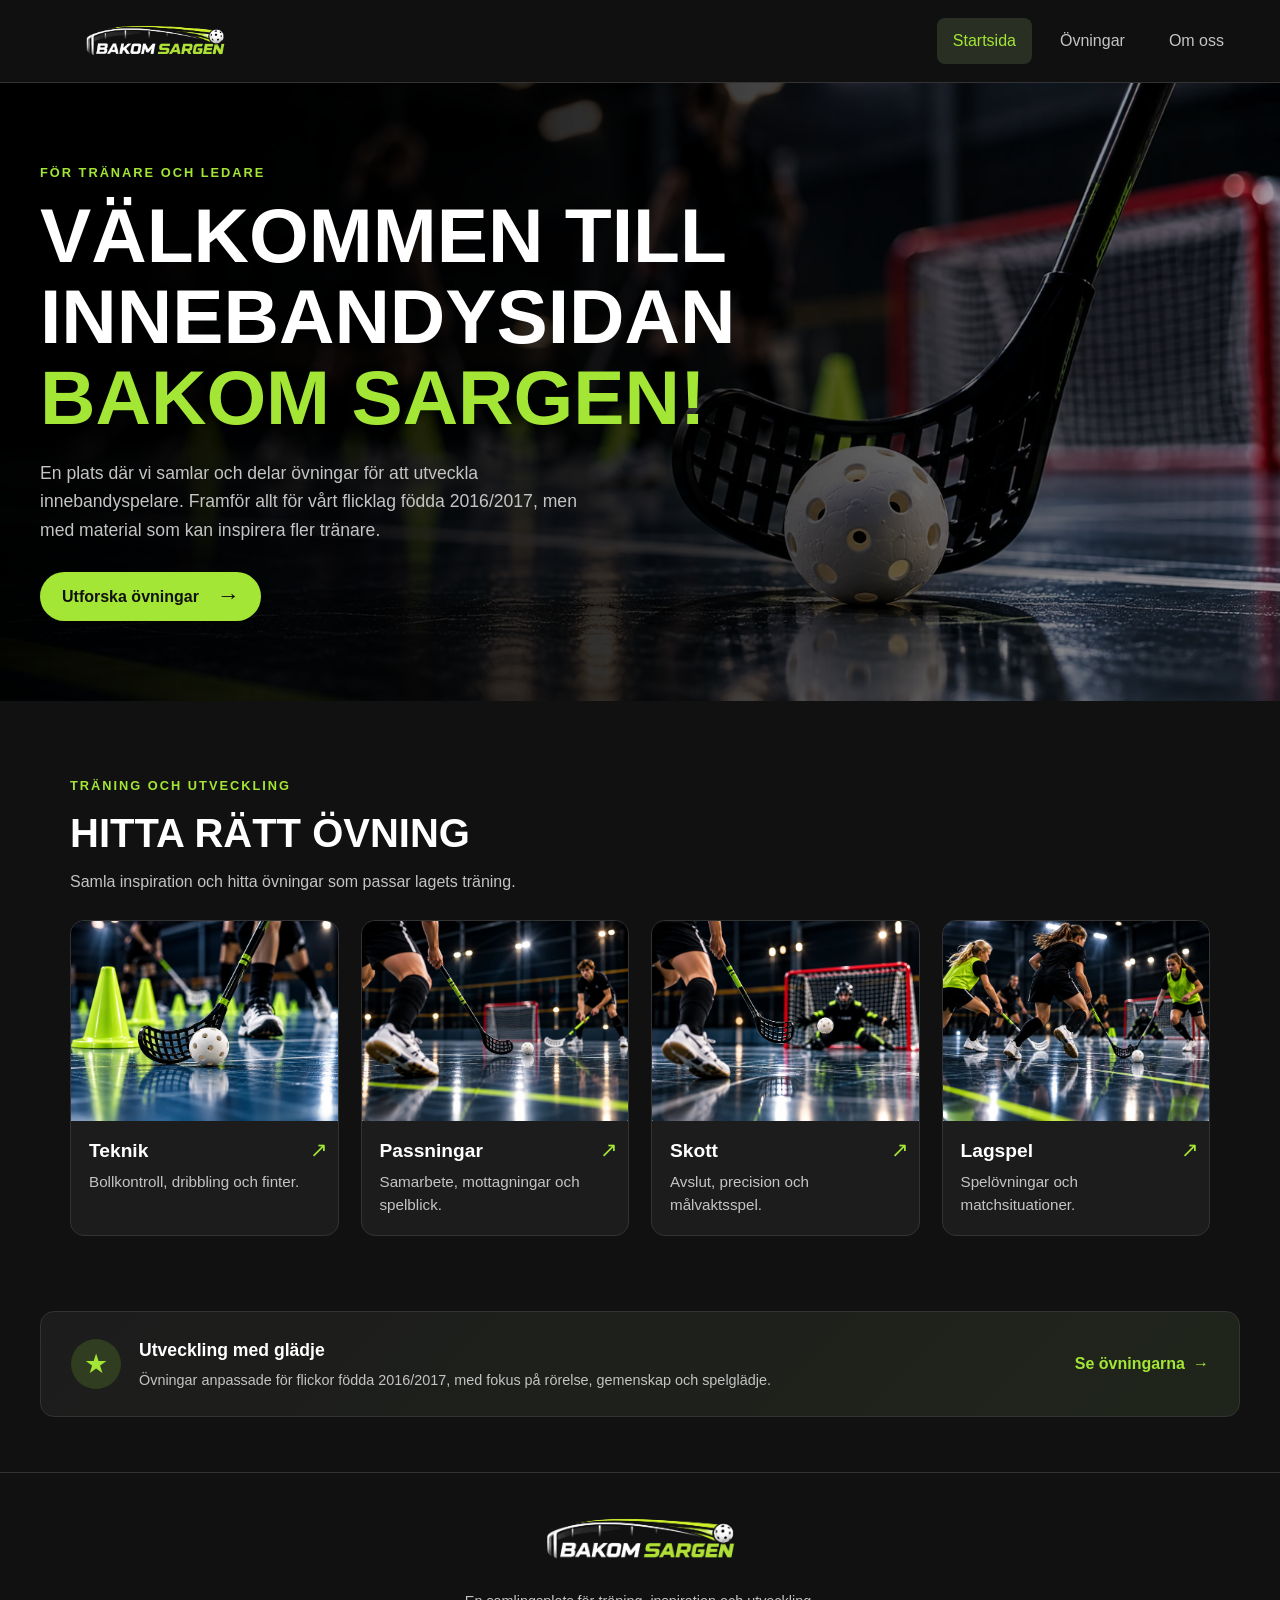
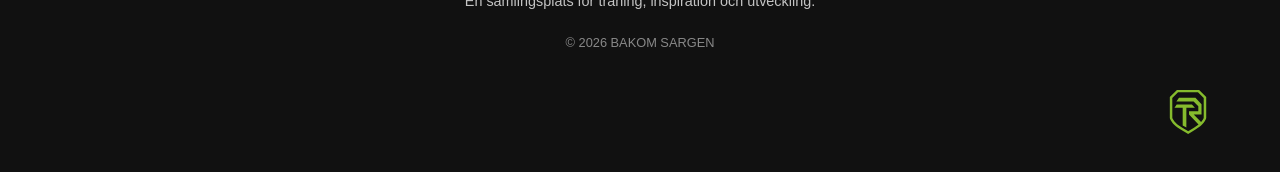
<file: index.html>
<!DOCTYPE html>
<html lang="sv">
<head>
    <meta charset="UTF-8">
    <meta name="viewport" content="width=device-width, initial-scale=1.0">

    <meta
        name="description"
        content="En samlingsplats för innebandyövningar, inspiration och utveckling för tränare och ledare."
    >

    <meta name="theme-color" content="#111111">

    <title>Bakom sargen | Träning och utveckling</title>

    <link rel="stylesheet" href="css/styles.css">
</head>

<body>

    <!-- SIDHUVUD -->
    <header class="site-header">

        <a
            href="index.html"
            class="logo"
            aria-label="Bakom sargen – startsida"
        >
            <img
                src="images/bakom_sargen_transparent.svg"
                alt="Bakom sargen"
                class="site-logo-image"
                width="260"
                height="75"
                fetchpriority="high"
            >
        </a>

        <!-- MENYKNAPP FÖR MOBIL -->
        <button
            class="menu-toggle"
            id="menu-toggle"
            type="button"
            aria-label="Öppna meny"
            aria-expanded="false"
            aria-controls="main-navigation"
        >
            <span></span>
            <span></span>
            <span></span>
        </button>

        <!-- HUVUDMENY -->
        <nav
            class="main-navigation"
            id="main-navigation"
            aria-label="Huvudmeny"
        >
            <a href="index.html" aria-current="page">Startsida</a>
            <a href="#kategorier">Övningar</a>
            <a href="om-oss.html">Om oss</a>
        </nav>

    </header>

    <!-- HUVUDINNEHÅLL -->
    <main>

        <!-- VÄLKOMSTSEKTION -->
        <section class="hero">
            <div class="hero-content">

                <p class="eyebrow">FÖR TRÄNARE OCH LEDARE</p>

                <h1>
                    Välkommen till
                    innebandysidan
                    <span>BAKOM SARGEN!</span>
                </h1>

                <p class="hero-description">
                    En plats där vi samlar och delar övningar för att
                    utveckla innebandyspelare. Framför allt för vårt
                    flicklag födda 2016/2017, men med material som
                    kan inspirera fler tränare.
                </p>

                <a href="#kategorier" class="button button-primary">
                    Utforska övningar
                    <span aria-hidden="true">→</span>
                </a>

            </div>
        </section>

        <!-- ÖVNINGAR OCH KATEGORIER -->
        <section
            class="categories section-container"
            id="kategorier"
        >
            <div class="section-heading">

                <p class="eyebrow">TRÄNING OCH UTVECKLING</p>

                <h2>Hitta rätt övning</h2>

                <p>
                    Samla inspiration och hitta övningar som passar
                    lagets träning.
                </p>

            </div>

            <div class="category-grid">

                <!-- TEKNIK -->
                <a
                    href="ovningar/teknik.html"
                    class="category-card"
                >
                    <img
                        src="images/teknik.webp"
                        alt="Innebandyklubba och boll för teknikträning"
                        loading="lazy"
                    >

                    <div class="category-content">
                        <h3>Teknik</h3>
                        <p>Bollkontroll, dribbling och finter.</p>
                        <span class="card-arrow" aria-hidden="true">↗</span>
                    </div>
                </a>

                <!-- PASSNINGAR -->
                <a
                    href="ovningar/passningar.html"
                    class="category-card"
                >
                    <img
                        src="images/passningar.webp"
                        alt="Innebandyboll på spelplanen"
                        loading="lazy"
                    >

                    <div class="category-content">
                        <h3>Passningar</h3>
                        <p>Samarbete, mottagningar och spelblick.</p>
                        <span class="card-arrow" aria-hidden="true">↗</span>
                    </div>
                </a>

                <!-- SKOTT -->
                <a
                    href="ovningar/skott.html"
                    class="category-card"
                >
                    <img
                        src="images/skott.webp"
                        alt="Innebandymål för skottövningar"
                        loading="lazy"
                    >

                    <div class="category-content">
                        <h3>Skott</h3>
                        <p>Avslut, precision och målvaktsspel.</p>
                        <span class="card-arrow" aria-hidden="true">↗</span>
                    </div>
                </a>

                <!-- LAGSPEL -->
                <a
                    href="ovningar/lagspel.html"
                    class="category-card"
                >
                    <img
                        src="images/lagovningar.webp"
                        alt="Innebandyplan för spelövningar"
                        loading="lazy"
                    >

                    <div class="category-content">
                        <h3>Lagspel</h3>
                        <p>Spelövningar och matchsituationer.</p>
                        <span class="card-arrow" aria-hidden="true">↗</span>
                    </div>
                </a>

            </div>
        </section>

        <!-- INFORMATION OM LAGET -->
        <section class="team-banner section-container">

            <div class="team-icon" aria-hidden="true">★</div>

            <div class="team-content">
                <h2>Utveckling med glädje</h2>

                <p>
                    Övningar anpassade för flickor födda 2016/2017,
                    med fokus på rörelse, gemenskap och spelglädje.
                </p>
            </div>

            <a href="#kategorier" class="text-link">
                Se övningarna
                <span aria-hidden="true">→</span>
            </a>

        </section>

    </main>

    <!-- SIDFOT -->
    <footer class="site-footer">

        <a
            href="index.html"
            class="logo footer-logo"
            aria-label="Bakom sargen – startsida"
        >
            <img
                src="images/bakom_sargen_transparent.svg"
                alt="Bakom sargen"
                class="site-logo-image"
                width="260"
                height="75"
                loading="lazy"
            >
        </a>

        <p>
            En samlingsplats för träning, inspiration och utveckling.
        </p>

        <p class="copyright">
            © <span id="current-year"></span> BAKOM SARGEN
        </p>

        <!-- Egen trademark-logga -->
        <div class="trademark">
            <img
                src="images/RT_logo_transparent.svg"
                alt="RT – personlig trademark"
                class="trademark-image"
                loading="lazy"
            >
        </div>

    </footer>

    <!-- FAST NAVIGATION PÅ MOBIL -->
    <nav
        class="bottom-navigation"
        aria-label="Snabbnavigering"
    >

        <a
            href="index.html"
            class="bottom-nav-link"
            aria-current="page"
        >
            <span class="nav-icon" aria-hidden="true">⌂</span>
            <span>Start</span>
        </a>

        <a
            href="#kategorier"
            class="bottom-nav-link"
        >
            <span class="nav-icon" aria-hidden="true">▤</span>
            <span>Övningar</span>
        </a>

        <a
            href="om-oss.html"
            class="bottom-nav-link"
        >
            <span class="nav-icon" aria-hidden="true">♧</span>
            <span>Om oss</span>
        </a>

    </nav>

    <!-- JAVASCRIPT -->
    <script>
        const menuToggle = document.getElementById("menu-toggle");
        const mainNavigation = document.getElementById("main-navigation");
        const navigationLinks = mainNavigation.querySelectorAll("a");
        const currentYear = document.getElementById("current-year");

        // Öppna och stäng mobilmenyn.
        menuToggle.addEventListener("click", function () {
            const isOpen = mainNavigation.classList.toggle("is-open");

            menuToggle.setAttribute("aria-expanded", String(isOpen));
            menuToggle.setAttribute(
                "aria-label",
                isOpen ? "Stäng meny" : "Öppna meny"
            );
        });

        // Stäng mobilmenyn när en länk väljs.
        navigationLinks.forEach(function (link) {
            link.addEventListener("click", function () {
                mainNavigation.classList.remove("is-open");
                menuToggle.setAttribute("aria-expanded", "false");
                menuToggle.setAttribute("aria-label", "Öppna meny");
            });
        });

        // Visa aktuellt år automatiskt.
        currentYear.textContent = new Date().getFullYear();
    </script>

</body>
</html>
</file>
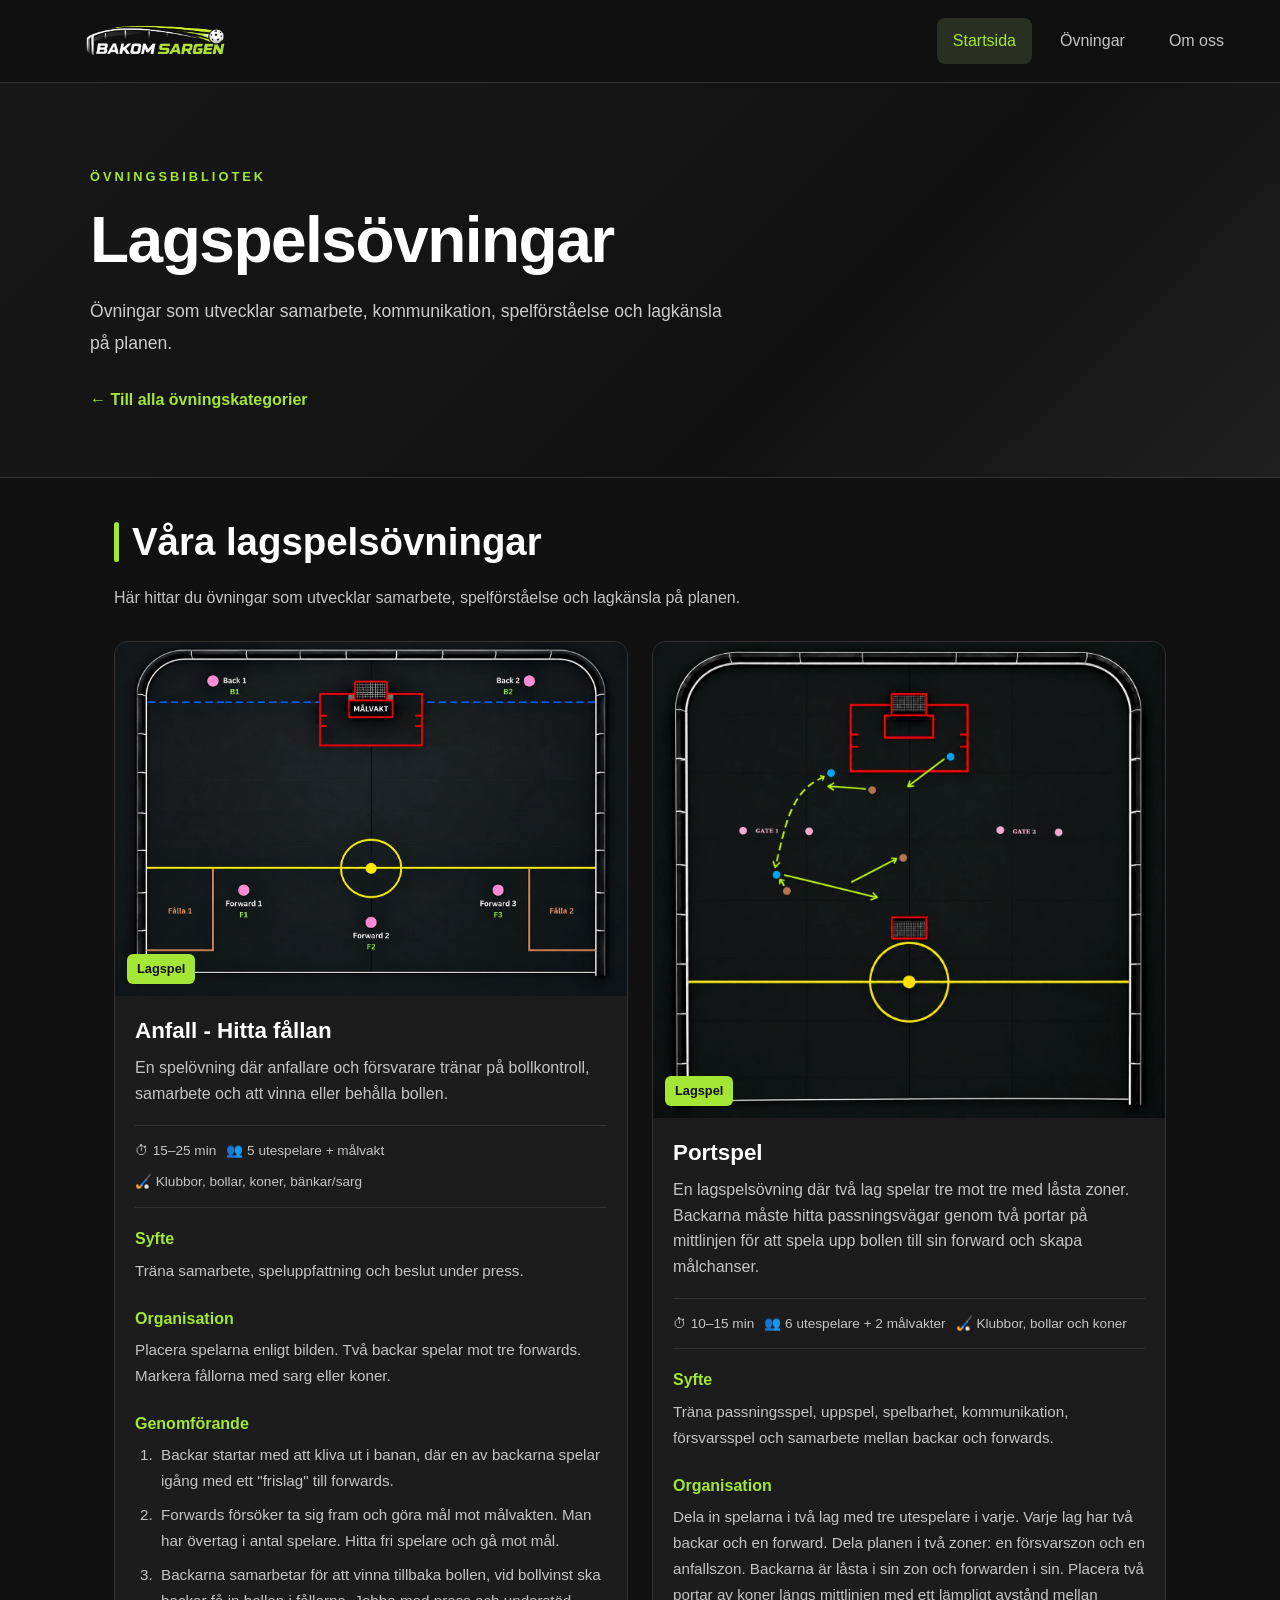
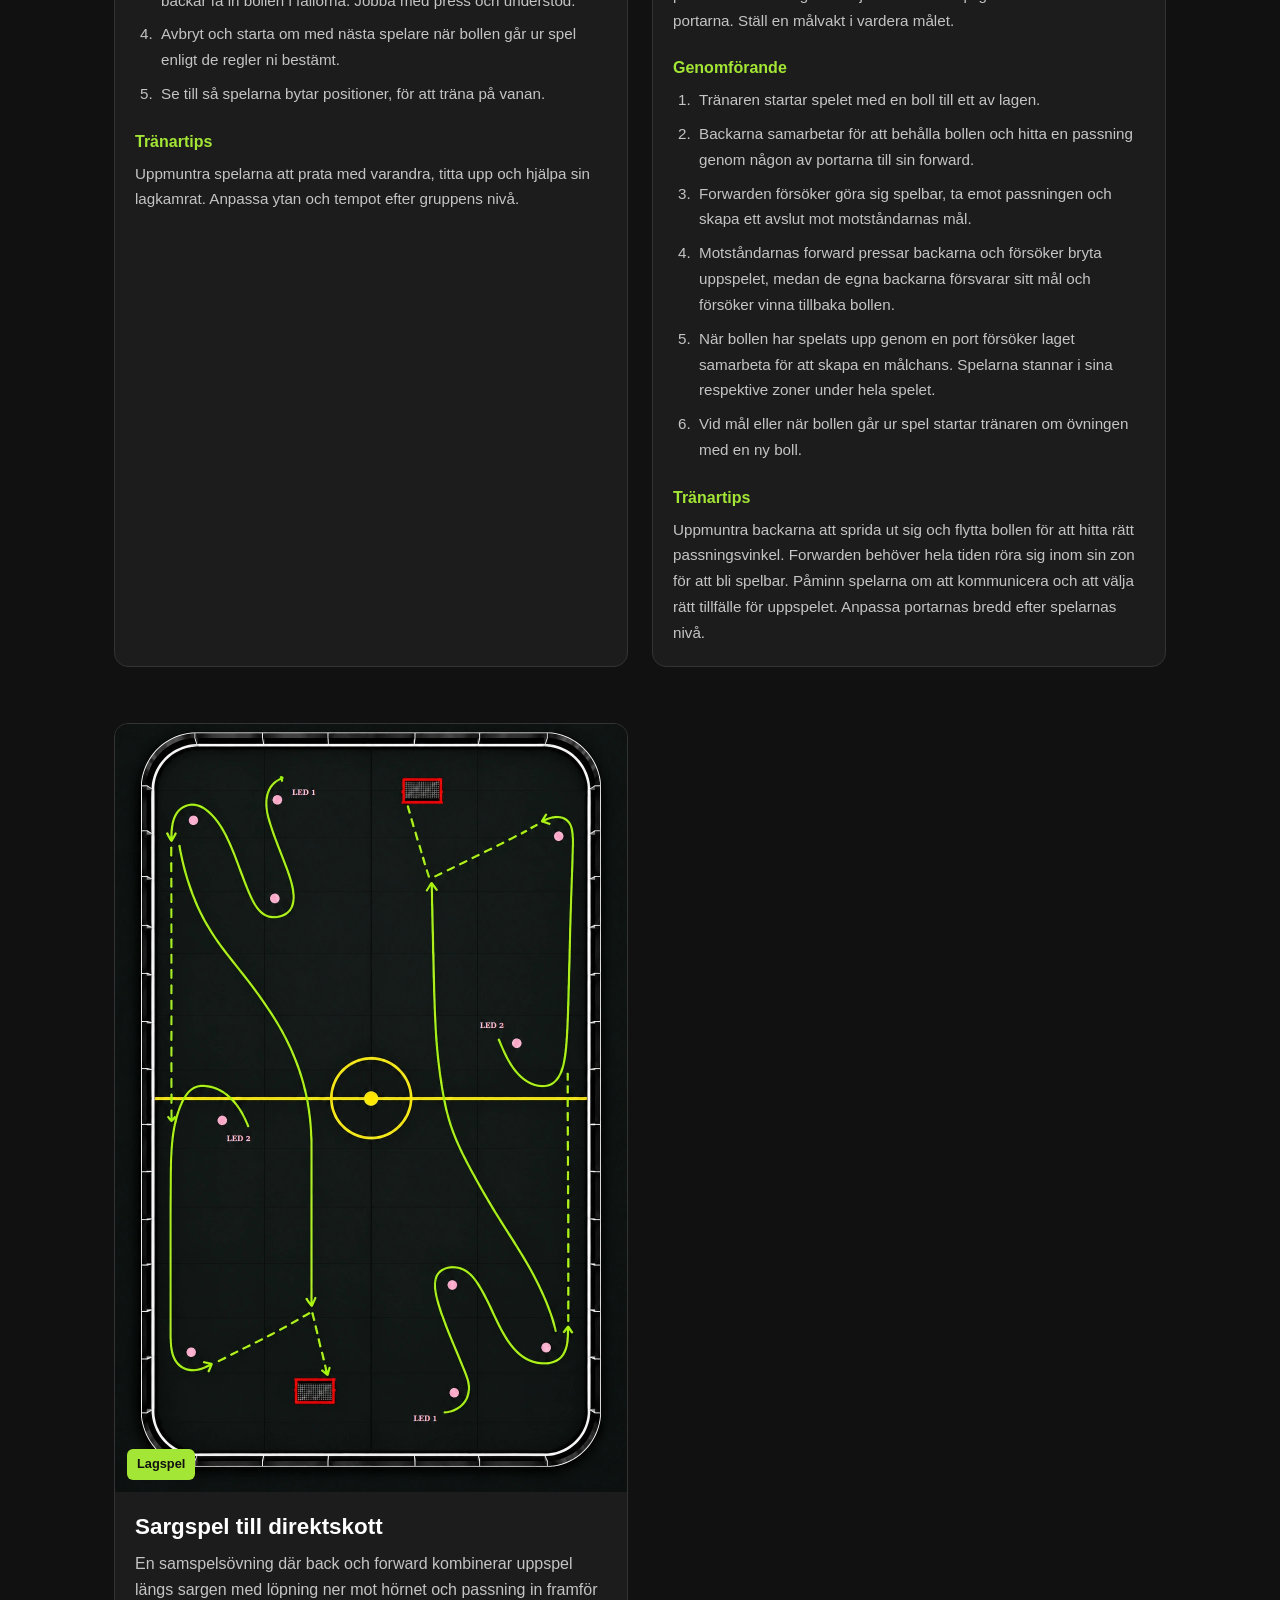
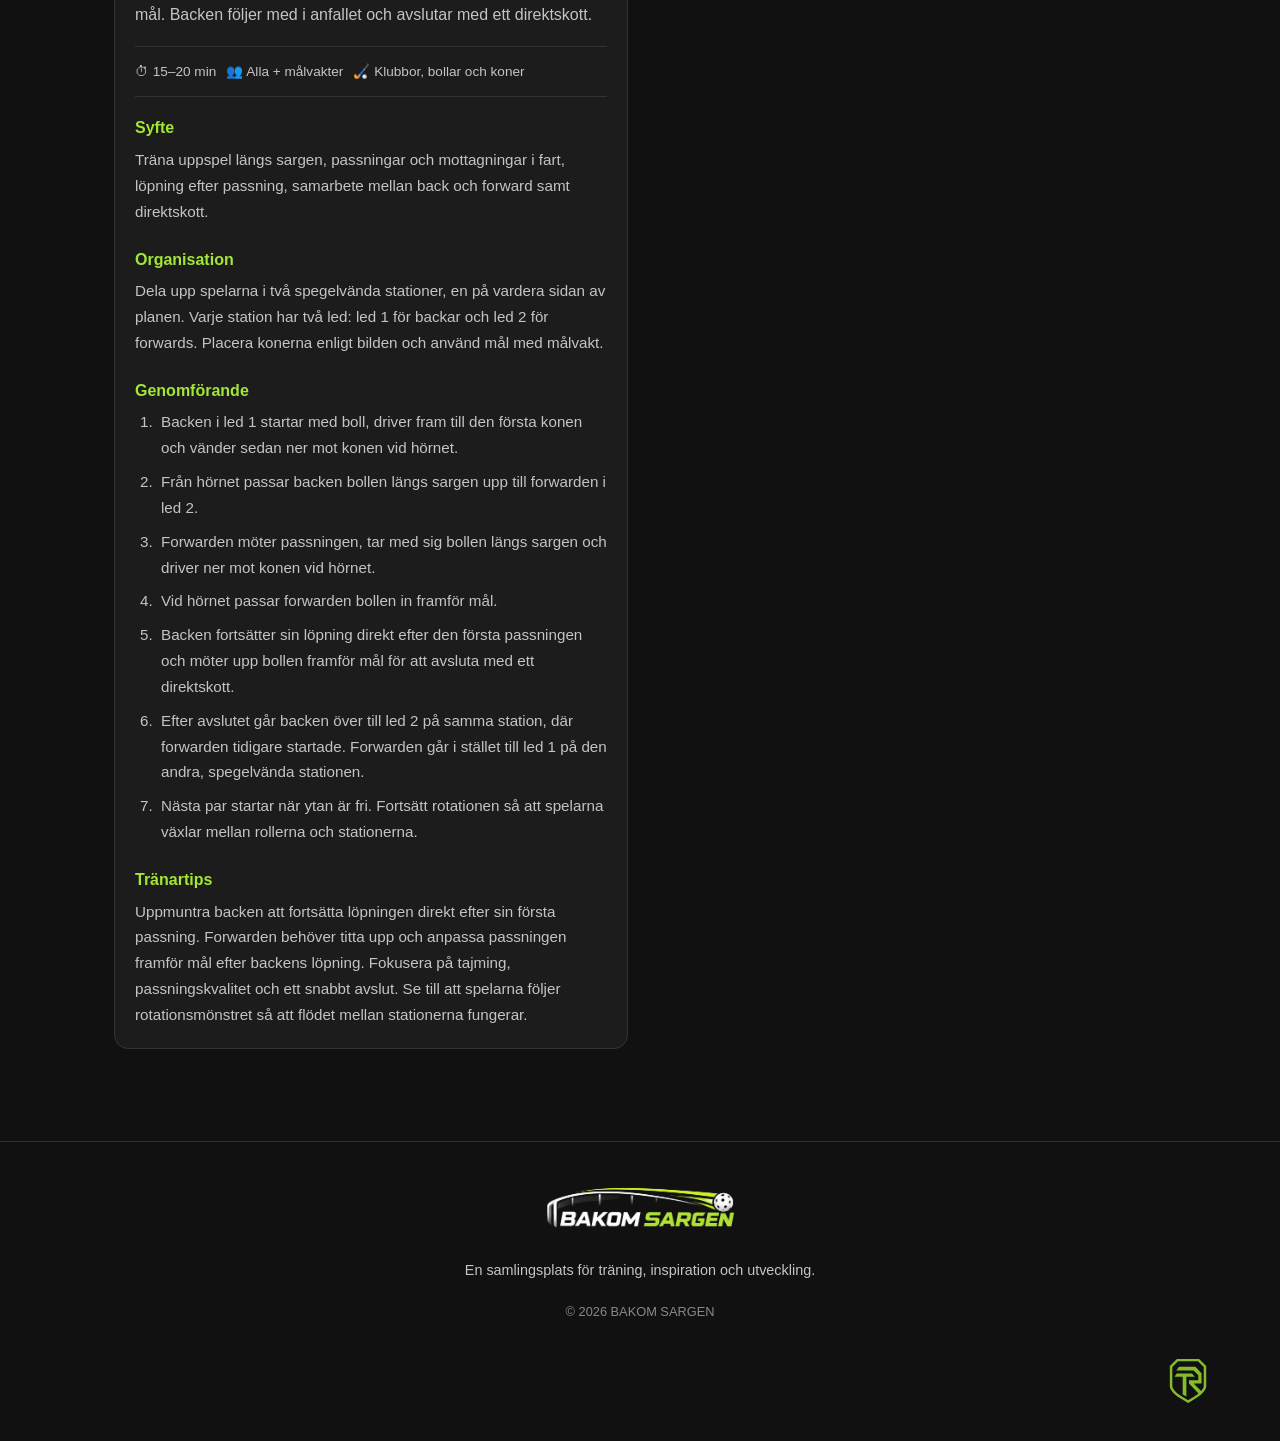
<file: lagspel.html>
<!DOCTYPE html>
<html lang="sv">
<head>
    <meta charset="UTF-8">
    <meta name="viewport" content="width=device-width, initial-scale=1.0">
    <meta name="theme-color" content="#111111">

    <title>Lagspelsövningar | Bakom sargen</title>
    <meta name="description" content="Lagspelsövningar i innebandy för tränare och unga spelare. Utveckla samarbete, spelförståelse och kommunikation.">

    <link rel="stylesheet" href="../css/styles.css">
</head>
<body>

    <!-- SIDHUVUD -->
    <header class="site-header">

        <a
            href="../index.html"
            class="logo"
            aria-label="Bakom sargen – startsida"
        >
            <img
                src="../images/bakom_sargen_transparent.svg"
                alt="Bakom sargen"
                class="site-logo-image"
                width="260"
                height="75"
                fetchpriority="high"
            >
        </a>

        <!-- MENYKNAPP FÖR MOBIL -->
        <button
            class="menu-toggle"
            id="menu-toggle"
            type="button"
            aria-label="Öppna meny"
            aria-expanded="false"
            aria-controls="main-navigation"
        >
            <span></span>
            <span></span>
            <span></span>
        </button>

        <!-- HUVUDMENY -->
        <nav
            class="main-navigation"
            id="main-navigation"
            aria-label="Huvudmeny"
        >
            <a href="../index.html" aria-current="page">Startsida</a>
            <a href="../index.html#kategorier">Övningar</a>
            <a href="../om-oss.html">Om oss</a>
        </nav>

    </header>

    <main>
        <section class="page-hero">
            <div class="container">
                <p>ÖVNINGSBIBLIOTEK</p>
                <h1>Lagspelsövningar</h1>
                <p>
                    Övningar som utvecklar samarbete, kommunikation,
                    spelförståelse och lagkänsla på planen.
                </p>

                <a href="../index.html#kategorier">← Till alla övningskategorier</a>
            </div>
        </section>

        <section class="container exercise-section">

            <h2>Våra lagspelsövningar</h2>

            <p class="exercise-intro">
                Här hittar du övningar som utvecklar samarbete,
                spelförståelse och lagkänsla på planen.
            </p>

            <!-- ÖVNINGSKORT 1 -->
            <div class="team-exercise-grid">

                <article class="team-exercise-card">

                    <div class="team-exercise-image">
                        <img
                            src="../images/ovningar/3v2_possession_och_rensa.webp"
                            alt="Spelplan med två backar, tre forwards och två fållor"
                            loading="lazy"
                        >
                        <span class="team-exercise-tag">Lagspel</span>
                    </div>

                    <div class="team-exercise-content">

                        <h3>Anfall - Hitta fållan</h3>

                        <p class="team-exercise-description">
                            En spelövning där anfallare och försvarare
                            tränar på bollkontroll, samarbete och att
                            vinna eller behålla bollen.
                        </p>

                        <div class="team-exercise-meta">
                            <span>⏱ 15–25 min</span>
                            <span>👥 5 utespelare + målvakt</span>
                            <span>🏑 Klubbor, bollar, koner, bänkar/sarg</span>
                        </div>

                        <div class="team-exercise-details">

                            <h4>Syfte</h4>
                            <p>
                                Träna samarbete, speluppfattning och
                                beslut under press.
                            </p>

                            <h4>Organisation</h4>
                            <p>
                                Placera spelarna enligt bilden. Två
                                backar spelar mot tre forwards. Markera
                                fållorna med sarg eller koner.
                            </p>

                            <h4>Genomförande</h4>
                            <ol>
                                <li>
                                    Backar startar med att kliva ut i banan, där en av backarna spelar igång med ett "frislag" till forwards.
                                </li>
                                <li>
                                    Forwards försöker ta sig fram och
                                    göra mål mot målvakten. Man har övertag i antal spelare. Hitta fri spelare och gå mot mål.
                                </li>
                                <li>
                                    Backarna samarbetar för att vinna
                                    tillbaka bollen, vid bollvinst ska backar få in bollen i fållorna. Jobba med press och understöd.
                                </li>
                                <li>
                                    Avbryt och starta om med nästa spelare när bollen
                                    går ur spel enligt de regler ni
                                    bestämt.
                                </li>
                                <li>
                                    Se till så spelarna bytar positioner, för att träna på vanan.
                                </li>
                            </ol>

                            <h4>Tränartips</h4>
                            <p>
                                Uppmuntra spelarna att prata med
                                varandra, titta upp och hjälpa sin
                                lagkamrat. Anpassa ytan och tempot
                                efter gruppens nivå.
                            </p>

                        </div>

                    </div>

                </article>

                <!-- ÖVNINGSKORT 2 -->
                <article class="team-exercise-card">

                    <!-- BILD -->
                    <div class="team-exercise-image">
                        <img
                            src="../images/ovningar/port_spel.webp"
                            alt="Lagspelsövning med två backar, en forward och två passningsportar på mittlinjen"
                            loading="lazy"
                        >
                        <span class="team-exercise-tag">Lagspel</span>
                    </div>

                    <!-- INNEHÅLL -->
                    <div class="team-exercise-content">

                        <h3>Portspel</h3>

                        <p class="team-exercise-description">
                            En lagspelsövning där två lag spelar tre mot tre
                            med låsta zoner. Backarna måste hitta passningsvägar
                            genom två portar på mittlinjen för att spela upp
                            bollen till sin forward och skapa målchanser.
                        </p>

                        <!-- FAKTA -->
                        <div class="team-exercise-meta">
                            <span>⏱ 10–15 min</span>
                            <span>👥 6 utespelare + 2 målvakter</span>
                            <span>🏑 Klubbor, bollar och koner</span>
                        </div>

                        <!-- DETALJER -->
                        <div class="team-exercise-details">

                            <h4>Syfte</h4>
                            <p>
                                Träna passningsspel, uppspel, spelbarhet,
                                kommunikation, försvarsspel och samarbete
                                mellan backar och forwards.
                            </p>

                            <h4>Organisation</h4>
                            <p>
                                Dela in spelarna i två lag med tre utespelare
                                i varje. Varje lag har två backar och en forward.
                                Dela planen i två zoner: en försvarszon och en
                                anfallszon. Backarna är låsta i sin zon och
                                forwarden i sin. Placera två portar av koner
                                längs mittlinjen med ett lämpligt avstånd mellan
                                portarna. Ställ en målvakt i vardera målet.
                            </p>

                            <h4>Genomförande</h4>
                            <ol>
                                <li>
                                    Tränaren startar spelet med en boll till
                                    ett av lagen.
                                </li>
                                <li>
                                    Backarna samarbetar för att behålla bollen
                                    och hitta en passning genom någon av portarna
                                    till sin forward.
                                </li>
                                <li>
                                    Forwarden försöker göra sig spelbar,
                                    ta emot passningen och skapa ett avslut
                                    mot motståndarnas mål.
                                </li>
                                <li>
                                    Motståndarnas forward pressar backarna
                                    och försöker bryta uppspelet, medan de egna
                                    backarna försvarar sitt mål och försöker
                                    vinna tillbaka bollen.
                                </li>
                                <li>
                                    När bollen har spelats upp genom en port
                                    försöker laget samarbeta för att skapa
                                    en målchans. Spelarna stannar i sina
                                    respektive zoner under hela spelet.
                                </li>
                                <li>
                                    Vid mål eller när bollen går ur spel
                                    startar tränaren om övningen med en ny boll.
                                </li>
                            </ol>

                            <h4>Tränartips</h4>
                            <p>
                                Uppmuntra backarna att sprida ut sig och flytta
                                bollen för att hitta rätt passningsvinkel.
                                Forwarden behöver hela tiden röra sig inom sin
                                zon för att bli spelbar. Påminn spelarna om att
                                kommunicera och att välja rätt tillfälle för
                                uppspelet. Anpassa portarnas bredd efter spelarnas
                                nivå.
                            </p>

                        </div>

                    </div>

                </article>

                <!-- ÖVNINGSKORT 3 -->
                <article class="team-exercise-card">

                    <!-- BILD -->
                    <div class="team-exercise-image">
                        <img
                            src="../images/ovningar/langs_sarg_ner_och_in.webp"
                            alt="Lagspelsövning med uppspel längs sargen, passning in framför mål och direktskott"
                            loading="lazy"
                        >
                        <span class="team-exercise-tag">Lagspel</span>
                    </div>

                    <!-- INNEHÅLL -->
                    <div class="team-exercise-content">

                        <h3>Sargspel till direktskott</h3>

                        <p class="team-exercise-description">
                            En samspelsövning där back och forward kombinerar
                            uppspel längs sargen med löpning ner mot hörnet
                            och passning in framför mål. Backen följer med
                            i anfallet och avslutar med ett direktskott.
                        </p>

                        <!-- FAKTA -->
                        <div class="team-exercise-meta">
                            <span>⏱ 15–20 min</span>
                            <span>👥 Alla + målvakter</span>
                            <span>🏑 Klubbor, bollar och koner</span>
                        </div>

                        <!-- DETALJER -->
                        <div class="team-exercise-details">

                            <h4>Syfte</h4>
                            <p>
                                Träna uppspel längs sargen, passningar och
                                mottagningar i fart, löpning efter passning,
                                samarbete mellan back och forward samt
                                direktskott.
                            </p>

                            <h4>Organisation</h4>
                            <p>
                                Dela upp spelarna i två spegelvända stationer,
                                en på vardera sidan av planen. Varje station
                                har två led: led 1 för backar och led 2 för
                                forwards. Placera konerna enligt bilden och
                                använd mål med målvakt.
                            </p>

                            <h4>Genomförande</h4>
                            <ol>
                                <li>
                                    Backen i led 1 startar med boll, driver fram
                                    till den första konen och vänder sedan ner
                                    mot konen vid hörnet.
                                </li>
                                <li>
                                    Från hörnet passar backen bollen längs sargen
                                    upp till forwarden i led 2.
                                </li>
                                <li>
                                    Forwarden möter passningen, tar med sig
                                    bollen längs sargen och driver ner mot
                                    konen vid hörnet.
                                </li>
                                <li>
                                    Vid hörnet passar forwarden bollen in
                                    framför mål.
                                </li>
                                <li>
                                    Backen fortsätter sin löpning direkt efter
                                    den första passningen och möter upp bollen
                                    framför mål för att avsluta med ett direktskott.
                                </li>
                                <li>
                                    Efter avslutet går backen över till led 2
                                    på samma station, där forwarden tidigare
                                    startade. Forwarden går i stället till led 1
                                    på den andra, spegelvända stationen.
                                </li>
                                <li>
                                    Nästa par startar när ytan är fri. Fortsätt
                                    rotationen så att spelarna växlar mellan
                                    rollerna och stationerna.
                                </li>
                            </ol>

                            <h4>Tränartips</h4>
                            <p>
                                Uppmuntra backen att fortsätta löpningen direkt
                                efter sin första passning. Forwarden behöver
                                titta upp och anpassa passningen framför mål
                                efter backens löpning. Fokusera på tajming,
                                passningskvalitet och ett snabbt avslut.
                                Se till att spelarna följer rotationsmönstret
                                så att flödet mellan stationerna fungerar.
                            </p>

                        </div>

                    </div>

                </article>

            </div>

        </section>
    </main>

    <!-- SIDFOT -->
    <footer class="site-footer">

        <a
            href="index.html"
            class="logo footer-logo"
            aria-label="Bakom sargen – startsida"
        >
            <img
                src="../images/bakom_sargen_transparent.svg"
                alt="Bakom sargen"
                class="site-logo-image"
                width="260"
                height="75"
                loading="lazy"
            >
        </a>

        <p>
            En samlingsplats för träning, inspiration och utveckling.
        </p>

        <p class="copyright">
            © <span id="current-year"></span> BAKOM SARGEN
        </p>

        <!-- Egen trademark-logga -->
        <div class="trademark">
            <img
                src="../images/RT_logo_transparent.svg"
                alt="RT – personlig trademark"
                class="trademark-image"
                loading="lazy"
            >
        </div>

    </footer>

    <!-- FAST NAVIGATION PÅ MOBIL -->
    <nav
        class="bottom-navigation"
        aria-label="Snabbnavigering"
    >

        <a
            href="../index.html"
            class="bottom-nav-link"
            aria-current="page"
        >
            <span class="nav-icon" aria-hidden="true">⌂</span>
            <span>Start</span>
        </a>

        <a
            href="../index.html#kategorier"
            class="bottom-nav-link"
        >
            <span class="nav-icon" aria-hidden="true">▤</span>
            <span>Övningar</span>
        </a>

        <a
            href="../om-oss.html"
            class="bottom-nav-link"
        >
            <span class="nav-icon" aria-hidden="true">♧</span>
            <span>Om oss</span>
        </a>

    </nav>

        <!-- JAVASCRIPT FÖR HAMBURGERMENYN -->
    <script>
        const menuToggle = document.getElementById("menu-toggle");
        const mainNavigation = document.getElementById("main-navigation");

        menuToggle.addEventListener("click", function () {
            const isOpen = mainNavigation.classList.toggle("is-open");

            menuToggle.setAttribute("aria-expanded", isOpen);
            menuToggle.setAttribute(
                "aria-label",
                isOpen ? "Stäng meny" : "Öppna meny"
            );
        });

        // Stäng menyn när en länk väljs.
        mainNavigation.querySelectorAll("a").forEach(function (link) {
            link.addEventListener("click", function () {
                mainNavigation.classList.remove("is-open");
                menuToggle.setAttribute("aria-expanded", "false");
                menuToggle.setAttribute("aria-label", "Öppna meny");
            });
        });

        // Uppdatera årtalet automatiskt.
        document.getElementById("current-year").textContent =
            new Date().getFullYear();
    </script>

</body>
</html>
</file>
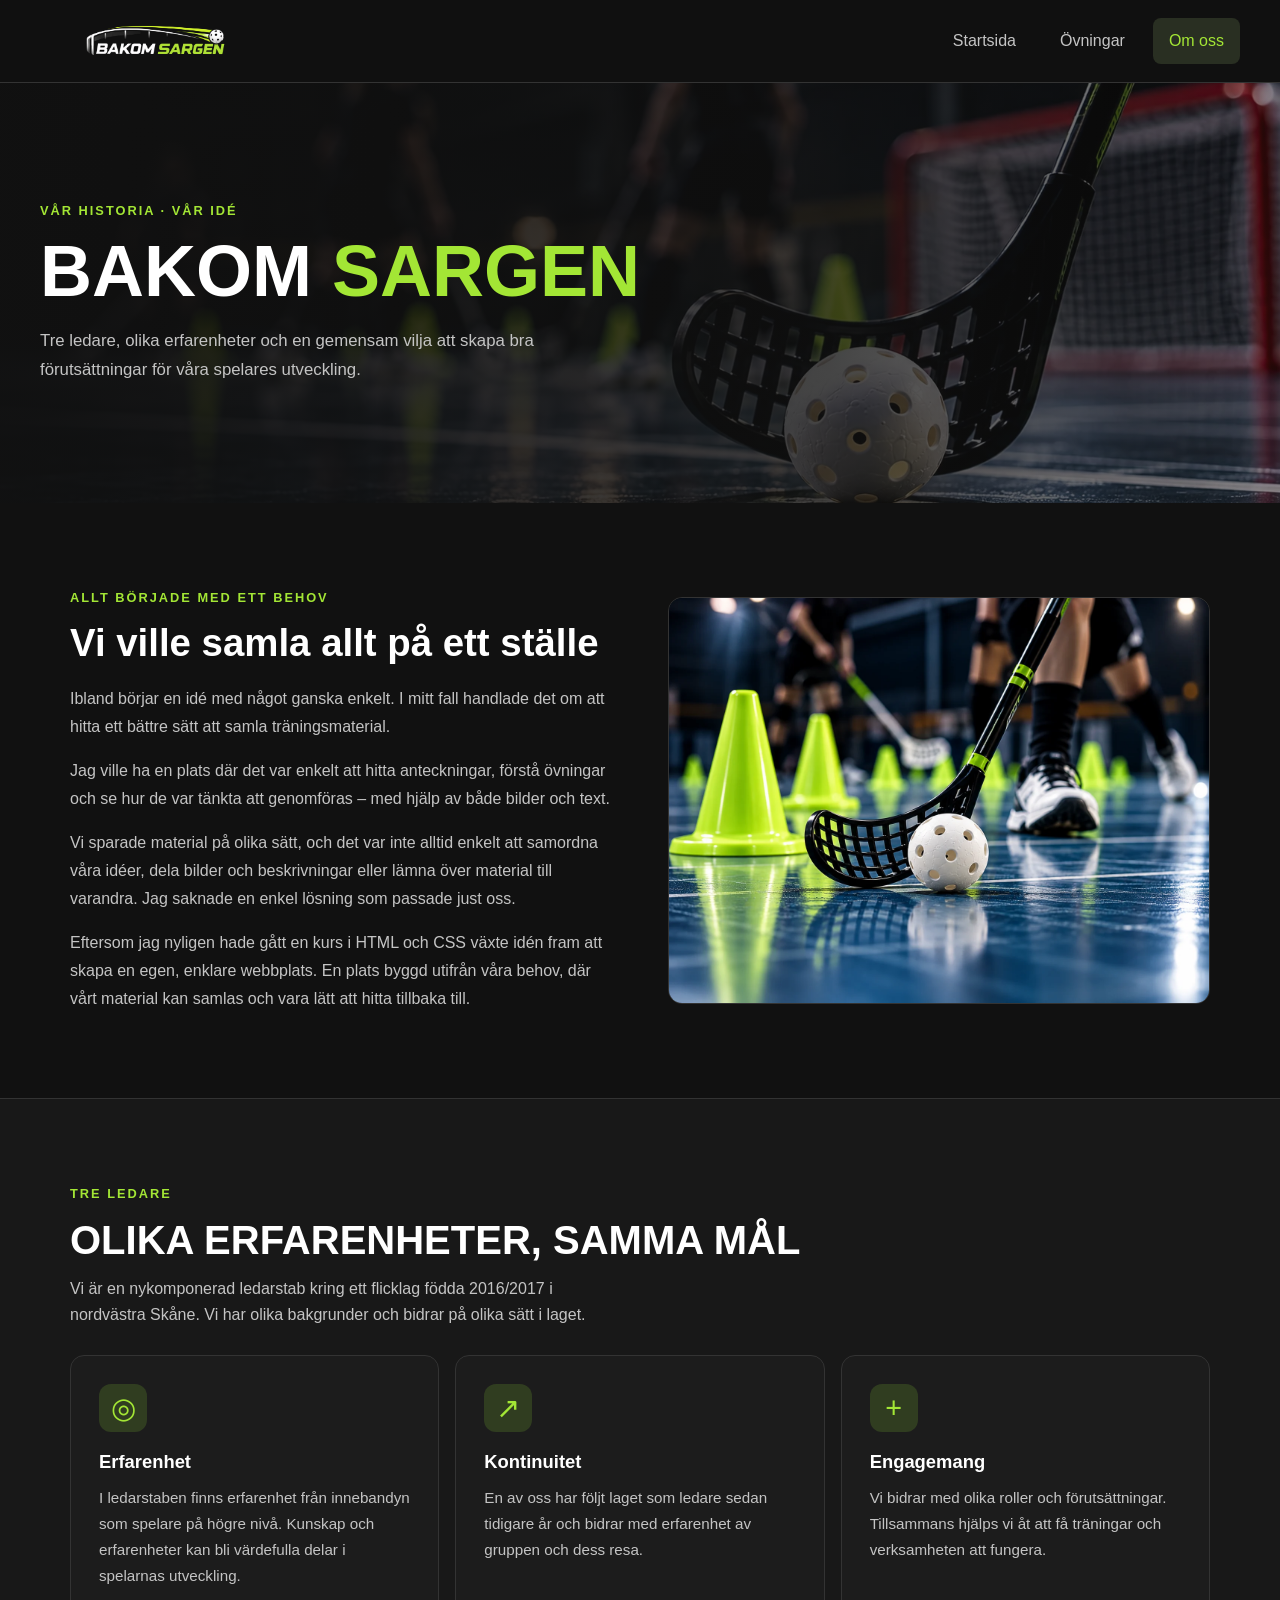
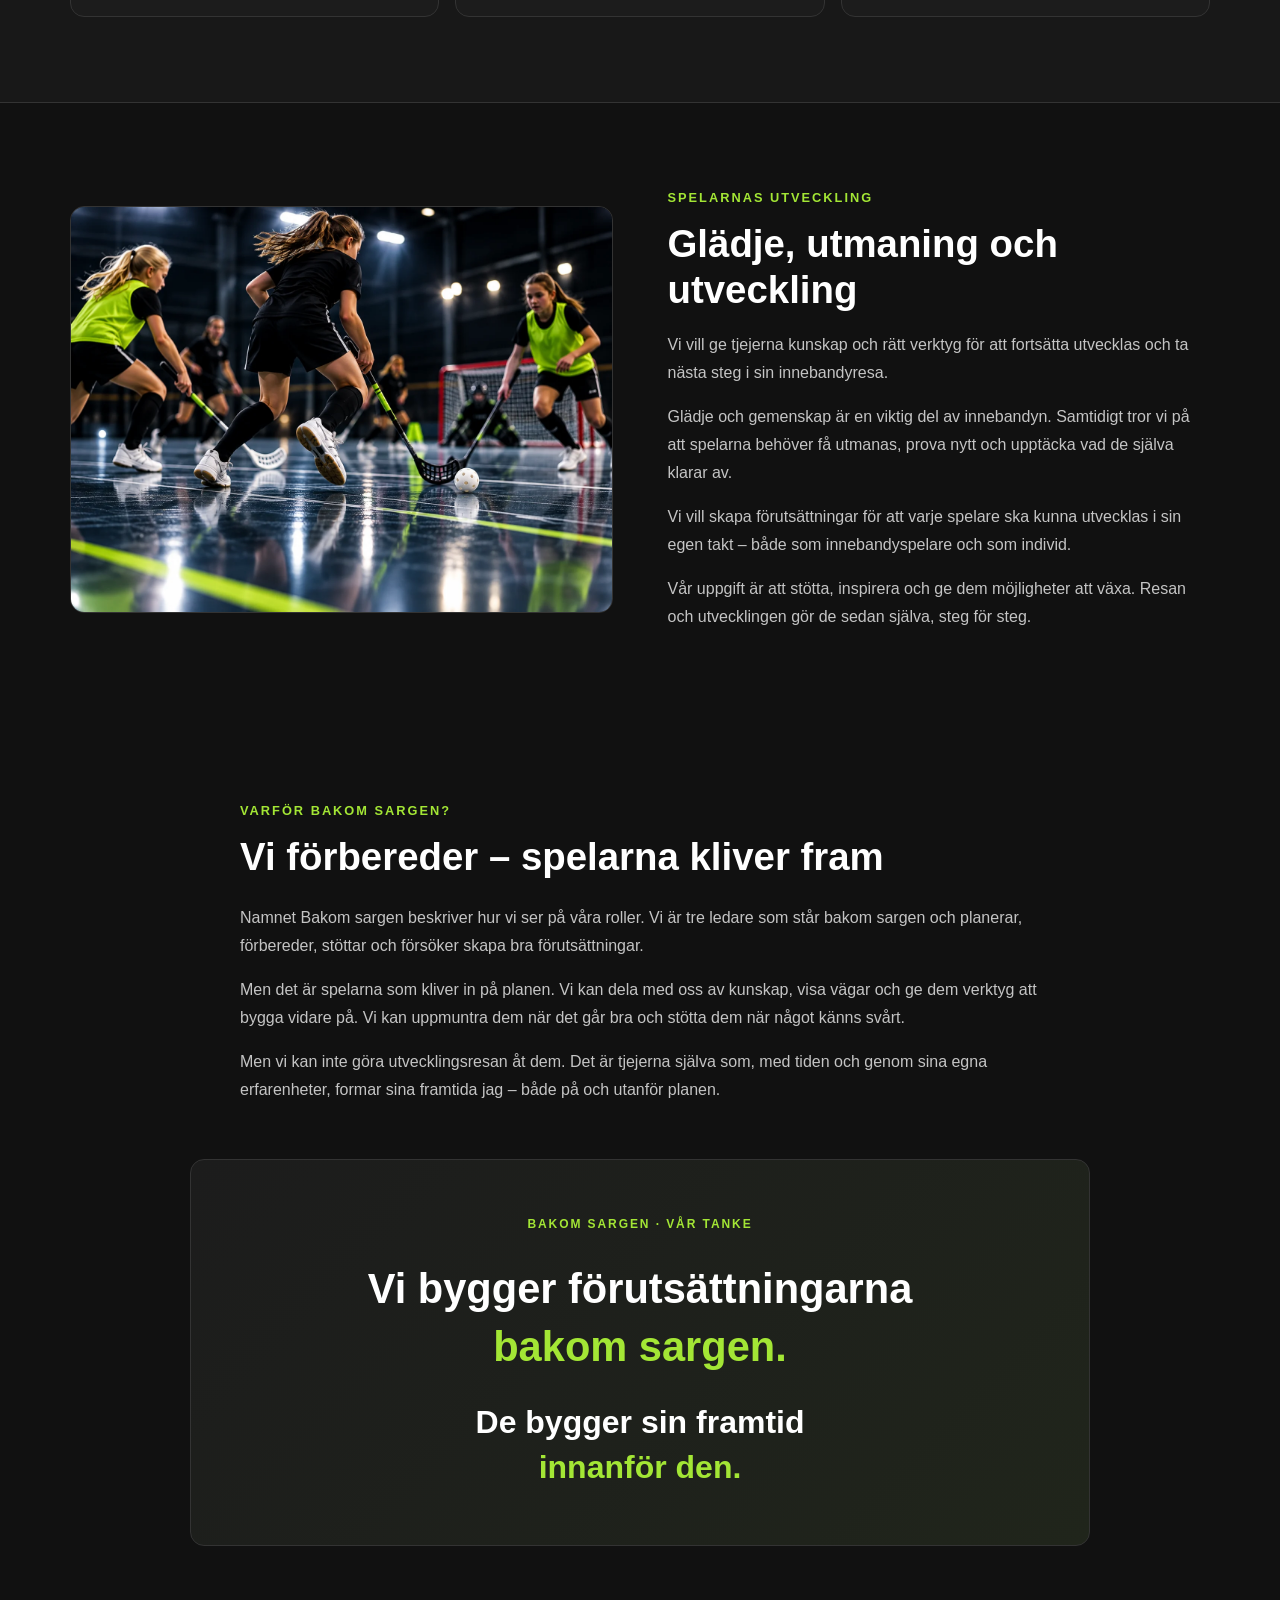
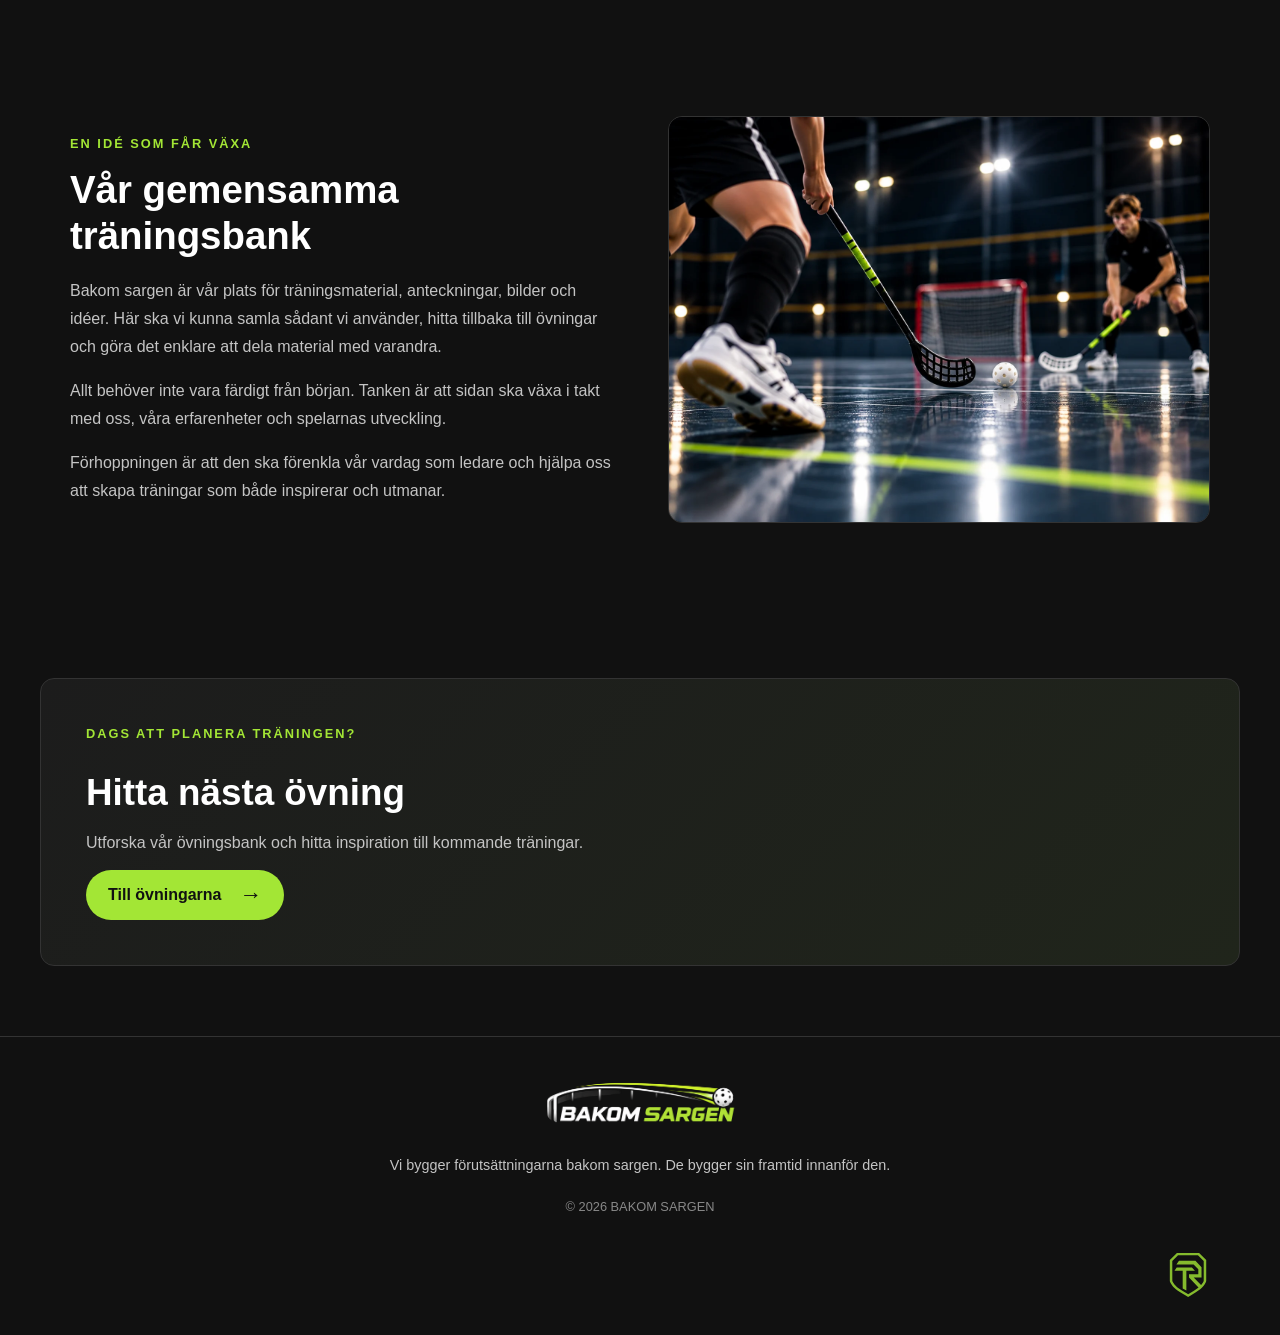
<file: om-oss.html>
<!DOCTYPE html>
<html lang="sv">
<head>
    <meta charset="UTF-8">
    <meta name="viewport" content="width=device-width, initial-scale=1.0">

    <meta
        name="description"
        content="Historien bakom Bakom sargen – en personlig samlingsplats för övningar, idéer och utveckling för ledarna kring vårt flicklag födda 2016/2017."
    >

    <meta name="theme-color" content="#111111">

    <title>Om oss | Bakom sargen</title>

    <!-- Gemensam CSS för hela webbplatsen -->
    <link rel="stylesheet" href="css/styles.css">
</head>

<body>

    <!-- SIDHUVUD -->
    <header class="site-header">

        <a
            href="index.html"
            class="logo"
            aria-label="Bakom sargen – startsida"
        >
            <img
                src="images/bakom_sargen_transparent.svg"
                alt="Bakom sargen"
                class="site-logo-image"
                width="260"
                height="75"
                fetchpriority="high"
            >
        </a>

        <!-- Hamburgerknapp på mobil -->
        <button
            class="menu-toggle"
            id="menu-toggle"
            type="button"
            aria-label="Öppna meny"
            aria-expanded="false"
            aria-controls="main-navigation"
        >
            <span></span>
            <span></span>
            <span></span>
        </button>

        <!-- Huvudnavigation -->
        <nav
            class="main-navigation"
            id="main-navigation"
            aria-label="Huvudmeny"
        >
            <a href="index.html">Startsida</a>
            <a href="index.html#kategorier">Övningar</a>
            <a href="om-oss.html" aria-current="page">Om oss</a>
        </nav>

    </header>

    <main>

        <!-- INTRODUKTION -->
        <section class="about-hero">
            <div class="about-hero-content">

                <p class="eyebrow">VÅR HISTORIA · VÅR IDÉ</p>

                <h1>
                    Bakom <span>sargen</span>
                </h1>

                <p>
                    Tre ledare, olika erfarenheter och en gemensam
                    vilja att skapa bra förutsättningar för våra
                    spelares utveckling.
                </p>

            </div>
        </section>


        <!-- HUR ALLT BÖRJADE -->
        <section class="about-section section-container">

            <div class="about-text">

                <p class="eyebrow">ALLT BÖRJADE MED ETT BEHOV</p>

                <h2>Vi ville samla allt på ett ställe</h2>

                <p>
                    Ibland börjar en idé med något ganska enkelt.
                    I mitt fall handlade det om att hitta ett bättre
                    sätt att samla träningsmaterial.
                </p>

                <p>
                    Jag ville ha en plats där det var enkelt att
                    hitta anteckningar, förstå övningar och se hur
                    de var tänkta att genomföras – med hjälp av både
                    bilder och text.
                </p>

                <p>
                    Vi sparade material på olika sätt, och det var
                    inte alltid enkelt att samordna våra idéer,
                    dela bilder och beskrivningar eller lämna över
                    material till varandra. Jag saknade en enkel
                    lösning som passade just oss.
                </p>

                <p>
                    Eftersom jag nyligen hade gått en kurs i HTML
                    och CSS växte idén fram att skapa en egen,
                    enklare webbplats. En plats byggd utifrån våra
                    behov, där vårt material kan samlas och vara
                    lätt att hitta tillbaka till.
                </p>

            </div>

            <div class="about-visual">
                <img
                    src="images/teknik.webp"
                    alt="Innebandyklubba och boll på en träningsplan"
                    loading="lazy"
                >
            </div>

        </section>


        <!-- VILKA VI ÄR -->
        <section class="about-audience">

            <div class="section-container">

                <div class="section-heading">

                    <p class="eyebrow">TRE LEDARE</p>

                    <h2>Olika erfarenheter, samma mål</h2>

                    <p>
                        Vi är en nykomponerad ledarstab kring ett
                        flicklag födda 2016/2017 i nordvästra Skåne.
                        Vi har olika bakgrunder och bidrar på
                        olika sätt i laget.
                    </p>

                </div>

                <div class="about-card-grid">

                    <article class="about-card">

                        <span class="about-card-icon" aria-hidden="true">
                            ◎
                        </span>

                        <h3>Erfarenhet</h3>

                        <p>
                            I ledarstaben finns erfarenhet från
                            innebandyn som spelare på högre nivå.
                            Kunskap och erfarenheter kan bli
                            värdefulla delar i spelarnas utveckling.
                        </p>

                    </article>

                    <article class="about-card">

                        <span class="about-card-icon" aria-hidden="true">
                            ↗
                        </span>

                        <h3>Kontinuitet</h3>

                        <p>
                            En av oss har följt laget som ledare
                            sedan tidigare år och bidrar med
                            erfarenhet av gruppen och dess resa.
                        </p>

                    </article>

                    <article class="about-card">

                        <span class="about-card-icon" aria-hidden="true">
                            +
                        </span>

                        <h3>Engagemang</h3>

                        <p>
                            Vi bidrar med olika roller och
                            förutsättningar. Tillsammans hjälps vi
                            åt att få träningar och verksamheten
                            att fungera.
                        </p>

                    </article>

                </div>

            </div>

        </section>


        <!-- VAD VI VILL GE SPELARNA -->
        <section class="about-section about-team section-container">

            <div class="about-visual">
                <img
                    src="images/lagovningar.webp"
                    alt="Innebandyspelare som tränar tillsammans"
                    loading="lazy"
                >
            </div>

            <div class="about-text">

                <p class="eyebrow">SPELARNAS UTVECKLING</p>

                <h2>Glädje, utmaning och utveckling</h2>

                <p>
                    Vi vill ge tjejerna kunskap och rätt verktyg
                    för att fortsätta utvecklas och ta nästa steg
                    i sin innebandyresa.
                </p>

                <p>
                    Glädje och gemenskap är en viktig del av
                    innebandyn. Samtidigt tror vi på att spelarna
                    behöver få utmanas, prova nytt och upptäcka
                    vad de själva klarar av.
                </p>

                <p>
                    Vi vill skapa förutsättningar för att varje
                    spelare ska kunna utvecklas i sin egen takt –
                    både som innebandyspelare och som individ.
                </p>

                <p>
                    Vår uppgift är att stötta, inspirera och ge
                    dem möjligheter att växa. Resan och utvecklingen
                    gör de sedan själva, steg för steg.
                </p>

            </div>

        </section>


        <!-- VÅR TANKA OCH VÅRT MOTTO -->
        <section class="about-story section-container">

            <div class="about-text">

                <p class="eyebrow">VARFÖR BAKOM SARGEN?</p>

                <h2>Vi förbereder – spelarna kliver fram</h2>

                <p>
                    Namnet Bakom sargen beskriver hur vi ser på
                    våra roller. Vi är tre ledare som står bakom
                    sargen och planerar, förbereder, stöttar
                    och försöker skapa bra förutsättningar.
                </p>

                <p>
                    Men det är spelarna som kliver in på planen.
                    Vi kan dela med oss av kunskap, visa vägar
                    och ge dem verktyg att bygga vidare på.
                    Vi kan uppmuntra dem när det går bra och
                    stötta dem när något känns svårt.
                </p>

                <p>
                    Men vi kan inte göra utvecklingsresan åt dem.
                    Det är tjejerna själva som, med tiden och
                    genom sina egna erfarenheter, formar sina
                    framtida jag – både på och utanför planen.
                </p>

            </div>

            <!-- DET CENTRALA MOTTOT -->
            <div class="motto-section">

                <p class="motto-label">BAKOM SARGEN · VÅR TANKE</p>

                <h2>
                    Vi bygger förutsättningarna
                    <span>bakom sargen.</span>
                </h2>

                <h3>
                    De bygger sin framtid
                    <span>innanför den.</span>
                </h3>

            </div>

        </section>


        <!-- EN PLATS SOM FÅR VÄXA -->
        <section class="about-section section-container">

            <div class="about-text">

                <p class="eyebrow">EN IDÉ SOM FÅR VÄXA</p>

                <h2>Vår gemensamma träningsbank</h2>

                <p>
                    Bakom sargen är vår plats för träningsmaterial,
                    anteckningar, bilder och idéer. Här ska vi
                    kunna samla sådant vi använder, hitta tillbaka
                    till övningar och göra det enklare att dela
                    material med varandra.
                </p>

                <p>
                    Allt behöver inte vara färdigt från början.
                    Tanken är att sidan ska växa i takt med oss,
                    våra erfarenheter och spelarnas utveckling.
                </p>

                <p>
                    Förhoppningen är att den ska förenkla vår
                    vardag som ledare och hjälpa oss att skapa
                    träningar som både inspirerar och utmanar.
                </p>

            </div>

            <div class="about-visual">
                <img
                    src="images/passningar.webp"
                    alt="Innebandyövning med fokus på passningar"
                    loading="lazy"
                >
            </div>

        </section>


        <!-- AVSLUTANDE LÄNK -->
        <section class="about-cta section-container">

            <p class="eyebrow">DAGS ATT PLANERA TRÄNINGEN?</p>

            <h2>Hitta nästa övning</h2>

            <p>
                Utforska vår övningsbank och hitta inspiration
                till kommande träningar.
            </p>

            <a
                href="index.html#kategorier"
                class="button button-primary"
            >
                Till övningarna
                <span aria-hidden="true">→</span>
            </a>

        </section>

    </main>


    <!-- SIDFOT -->
    <footer class="site-footer">

        <a
            href="index.html"
            class="logo footer-logo"
            aria-label="Bakom sargen – startsida"
        >
            <img
                src="images/bakom_sargen_transparent.svg"
                alt="Bakom sargen"
                class="site-logo-image"
                width="260"
                height="75"
                loading="lazy"
            >
        </a>

        <p>
            Vi bygger förutsättningarna bakom sargen.
            De bygger sin framtid innanför den.
        </p>

        <p class="copyright">
            © <span id="current-year"></span> BAKOM SARGEN
        </p>

        <!-- Egen trademark-logga -->
        <div class="trademark">
            <img
                src="images/RT_logo_transparent.svg"
                alt="RT – personlig trademark"
                class="trademark-image"
                loading="lazy"
            >
        </div>

    </footer>


    <!-- FAST MOBILMENY -->
    <nav class="bottom-navigation" aria-label="Snabbnavigering">

        <a href="index.html" class="bottom-nav-link">
            <span class="nav-icon" aria-hidden="true">⌂</span>
            <span>Start</span>
        </a>

        <a href="index.html#kategorier" class="bottom-nav-link">
            <span class="nav-icon" aria-hidden="true">▤</span>
            <span>Övningar</span>
        </a>

        <a
            href="om-oss.html"
            class="bottom-nav-link"
            aria-current="page"
        >
            <span class="nav-icon" aria-hidden="true">♧</span>
            <span>Om oss</span>
        </a>

    </nav>


    <!-- JAVASCRIPT FÖR HAMBURGERMENYN -->
    <script>
        const menuToggle = document.getElementById("menu-toggle");
        const mainNavigation = document.getElementById("main-navigation");

        menuToggle.addEventListener("click", function () {
            const isOpen = mainNavigation.classList.toggle("is-open");

            menuToggle.setAttribute("aria-expanded", isOpen);
            menuToggle.setAttribute(
                "aria-label",
                isOpen ? "Stäng meny" : "Öppna meny"
            );
        });

        // Stäng menyn när en länk väljs.
        mainNavigation.querySelectorAll("a").forEach(function (link) {
            link.addEventListener("click", function () {
                mainNavigation.classList.remove("is-open");
                menuToggle.setAttribute("aria-expanded", "false");
                menuToggle.setAttribute("aria-label", "Öppna meny");
            });
        });

        // Uppdatera årtalet automatiskt.
        document.getElementById("current-year").textContent =
            new Date().getFullYear();
    </script>

</body>
</html>
</file>
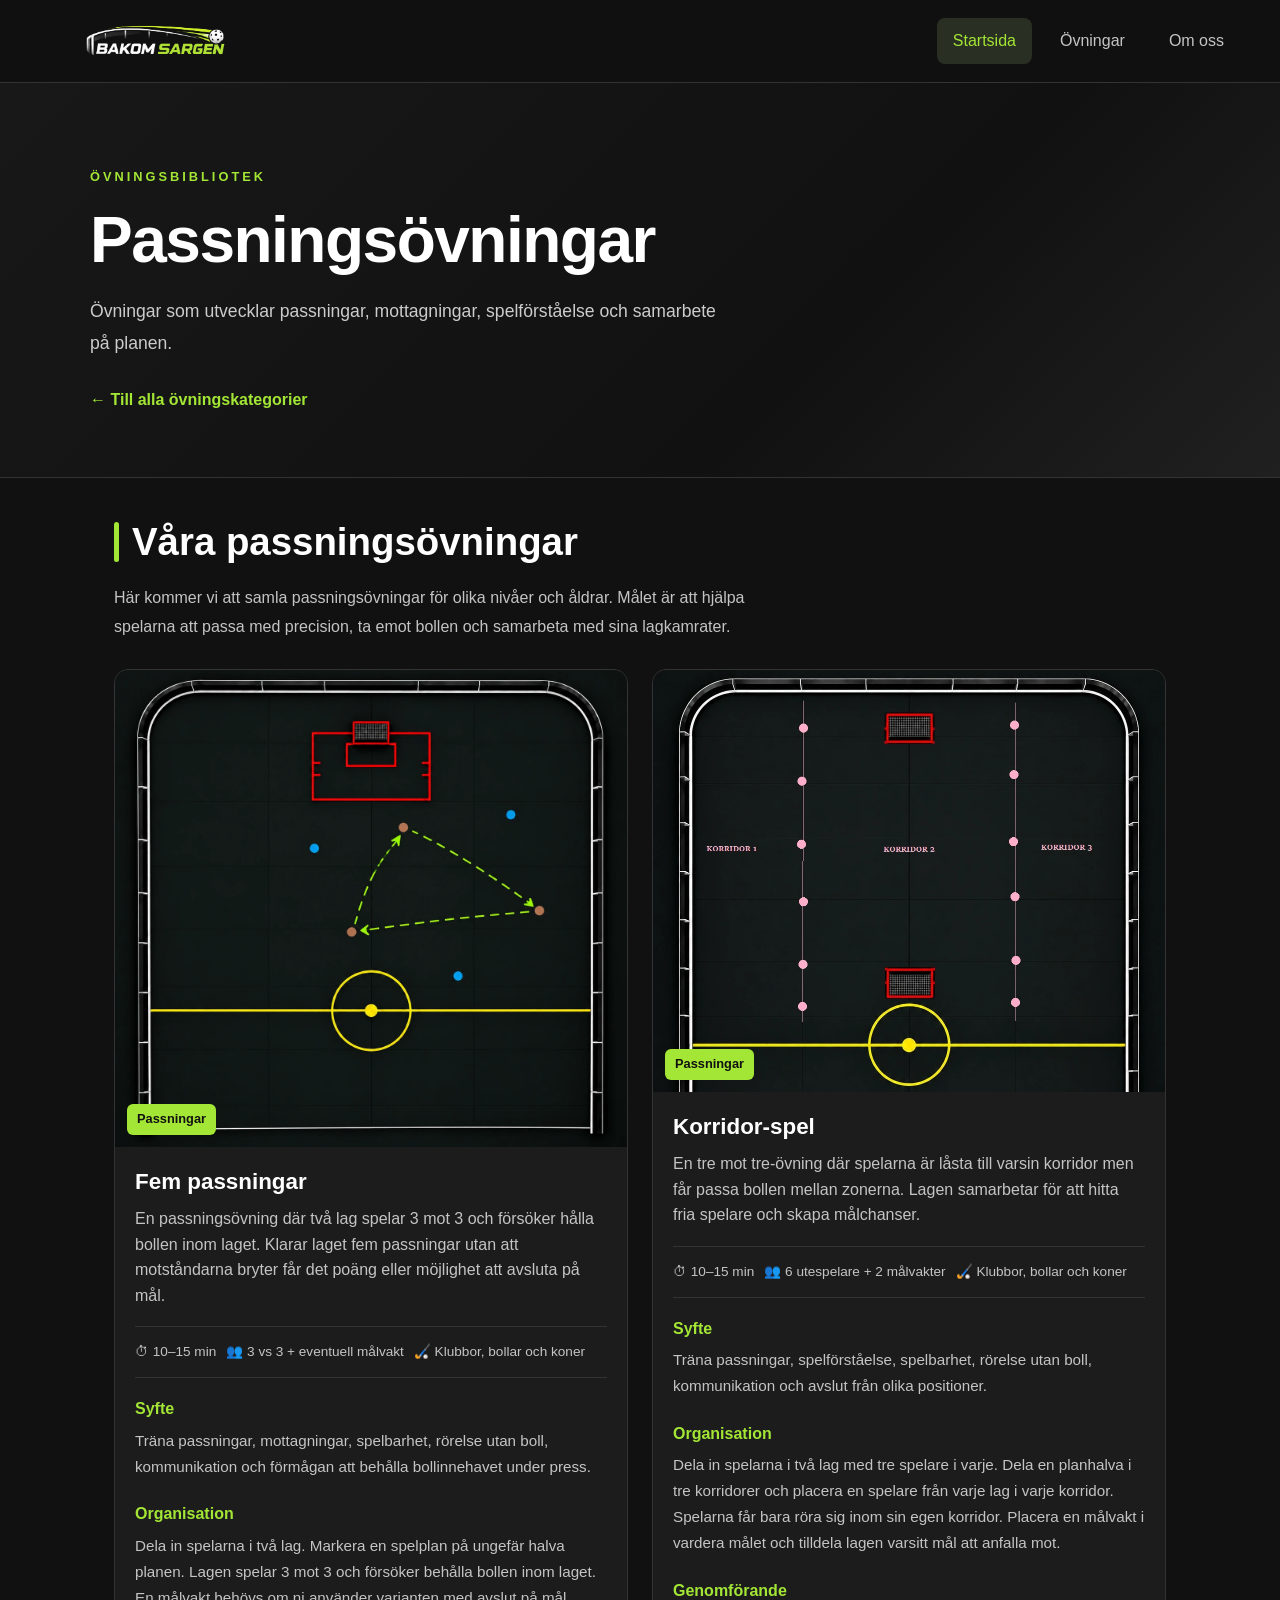
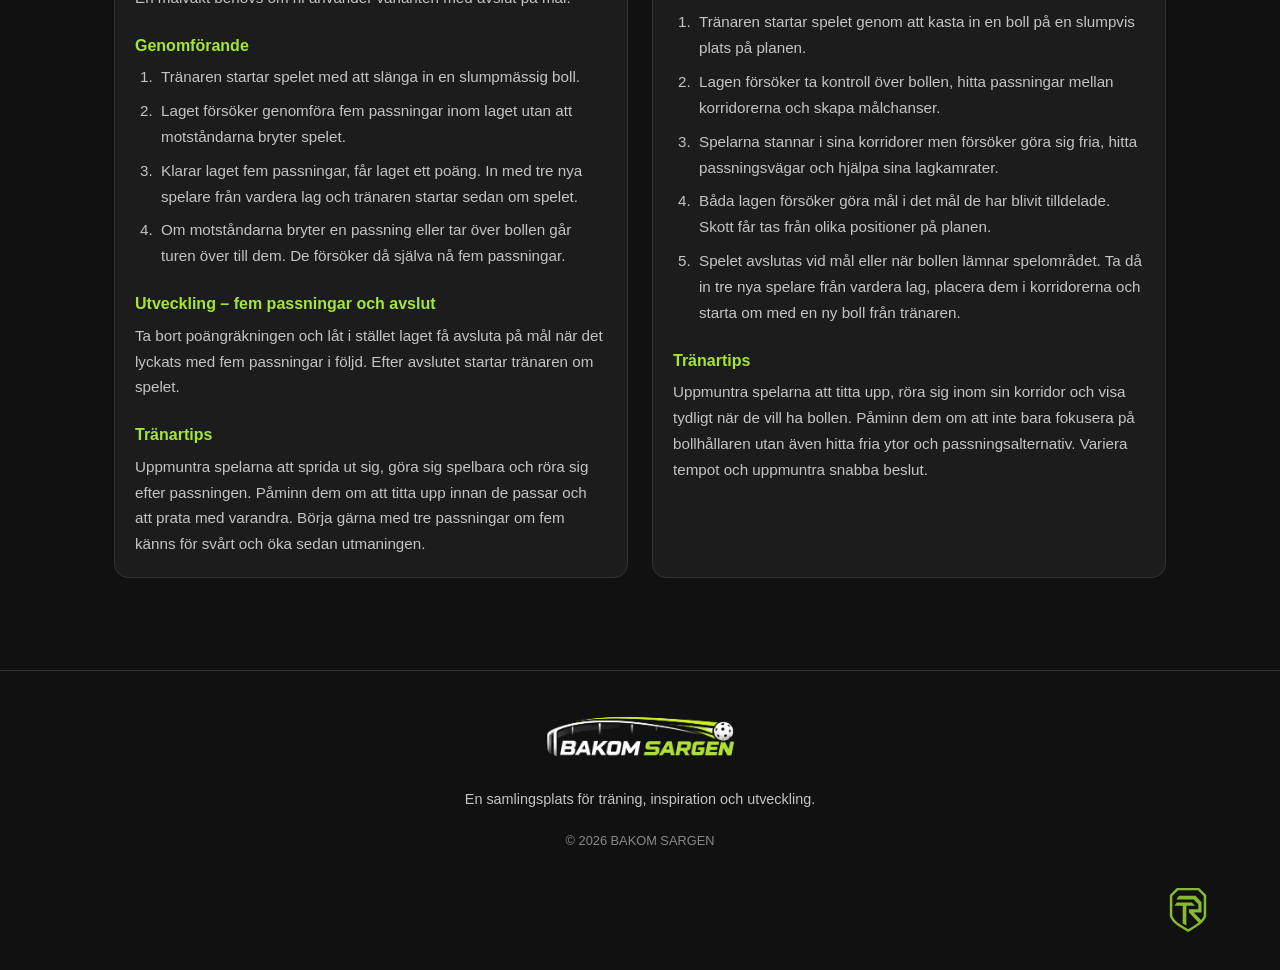
<file: ovningar/passningar.html>
<!DOCTYPE html>
<html lang="sv">
<head>
    <meta charset="UTF-8">
    <meta name="viewport" content="width=device-width, initial-scale=1.0">
    <meta name="theme-color" content="#111111">

    <title>Passningsövningar | Bakom sargen</title>
    <meta name="description" content="Passningsövningar i innebandy för tränare och unga spelare. Utveckla passningar, mottagningar och samarbete.">

    <link rel="stylesheet" href="../css/styles.css">
</head>
<body>

    <!-- SIDHUVUD -->
    <header class="site-header">

        <a
            href="../index.html"
            class="logo"
            aria-label="Bakom sargen – startsida"
        >
            <img
                src="../images/bakom_sargen_transparent.svg"
                alt="Bakom sargen"
                class="site-logo-image"
                width="260"
                height="75"
                fetchpriority="high"
            >
        </a>

        <!-- MENYKNAPP FÖR MOBIL -->
        <button
            class="menu-toggle"
            id="menu-toggle"
            type="button"
            aria-label="Öppna meny"
            aria-expanded="false"
            aria-controls="main-navigation"
        >
            <span></span>
            <span></span>
            <span></span>
        </button>

        <!-- HUVUDMENY -->
        <nav
            class="main-navigation"
            id="main-navigation"
            aria-label="Huvudmeny"
        >
            <a href="../index.html" aria-current="page">Startsida</a>
            <a href="../index.html#kategorier">Övningar</a>
            <a href="../om-oss.html">Om oss</a>
        </nav>

    </header>

    <main>
        <section class="page-hero">
            <div class="container">
                <p>ÖVNINGSBIBLIOTEK</p>
                <h1>Passningsövningar</h1>
                <p>
                    Övningar som utvecklar passningar, mottagningar,
                    spelförståelse och samarbete på planen.
                </p>

                <a href="../index.html#kategorier">← Till alla övningskategorier</a>
            </div>
        </section>

        <section class="container exercise-section">
            <h2>Våra passningsövningar</h2>

            <p class="exercise-intro">
                Här kommer vi att samla passningsövningar för olika
                nivåer och åldrar. Målet är att hjälpa spelarna att
                passa med precision, ta emot bollen och samarbeta
                med sina lagkamrater.
            </p>

            <!-- ÖVNINGSKORT 1 -->
             <div class="team-exercise-grid">
                <article class="team-exercise-card">

                    <!-- BILD -->
                    <div class="team-exercise-image">
                        <img
                            src="../images/ovningar/fem_passningar.webp"
                            alt="Tre mot tre i en passningsövning på halva innebandyplanen"
                            loading="lazy"
                        >
                        <span class="team-exercise-tag">Passningar</span>
                    </div>

                    <!-- INNEHÅLL -->
                    <div class="team-exercise-content">

                        <h3>Fem passningar</h3>

                        <p class="team-exercise-description">
                            En passningsövning där två lag spelar 3 mot 3
                            och försöker hålla bollen inom laget. Klarar laget
                            fem passningar utan att motståndarna bryter får
                            det poäng eller möjlighet att avsluta på mål.
                        </p>

                        <!-- FAKTA -->
                        <div class="team-exercise-meta">
                            <span>⏱ 10–15 min</span>
                            <span>👥 3 vs 3 + eventuell målvakt</span>
                            <span>🏑 Klubbor, bollar och koner</span>
                        </div>

                        <!-- DETALJER -->
                        <div class="team-exercise-details">

                            <h4>Syfte</h4>
                            <p>
                                Träna passningar, mottagningar, spelbarhet,
                                rörelse utan boll, kommunikation och förmågan
                                att behålla bollinnehavet under press.
                            </p>

                            <h4>Organisation</h4>
                            <p>
                                Dela in spelarna i två lag.
                                Markera en spelplan på ungefär halva planen.
                                Lagen spelar 3 mot 3 och försöker behålla
                                bollen inom laget.
                            </p>
                            <p>
                                En målvakt behövs om ni använder varianten med avslut på mål.
                            </p>

                            <h4>Genomförande</h4>
                            <ol>
                                <li>
                                    Tränaren startar spelet med att slänga in en slumpmässig boll.
                                </li>
                                <li>
                                    Laget försöker genomföra fem passningar
                                    inom laget utan att motståndarna bryter spelet.
                                </li>
                                <li>
                                    Klarar laget fem passningar, får laget ett poäng.
                                    In med tre nya spelare från vardera lag och
                                    tränaren startar sedan om spelet.
                                </li>
                                <li>
                                    Om motståndarna bryter en passning eller
                                    tar över bollen går turen över till dem.
                                    De försöker då själva nå fem passningar.
                                </li>
                            </ol>

                            <h4>Utveckling – fem passningar och avslut</h4>
                            <p>
                                Ta bort poängräkningen och låt i stället laget
                                få avsluta på mål när det lyckats med fem
                                passningar i följd. Efter avslutet startar
                                tränaren om spelet.
                            </p>

                            <h4>Tränartips</h4>
                            <p>
                                Uppmuntra spelarna att sprida ut sig, göra sig
                                spelbara och röra sig efter passningen. Påminn
                                dem om att titta upp innan de passar och att
                                prata med varandra. Börja gärna med tre passningar
                                om fem känns för svårt och öka sedan utmaningen.
                            </p>

                        </div>

                    </div>

                </article>
                <!-- ÖVNINGSKORT 2 -->
                <article class="team-exercise-card">

                    <!-- BILD -->
                    <div class="team-exercise-image">
                        <img
                            src="../images/ovningar/korridor_spel.webp"
                            alt="Innebandyplan indelad i tre korridorer för tre mot tre"
                            loading="lazy"
                        >
                        <span class="team-exercise-tag">Passningar</span>
                    </div>

                    <!-- INNEHÅLL -->
                    <div class="team-exercise-content">

                        <h3>Korridor-spel</h3>

                        <p class="team-exercise-description">
                            En tre mot tre-övning där spelarna är låsta till
                            varsin korridor men får passa bollen mellan zonerna.
                            Lagen samarbetar för att hitta fria spelare och
                            skapa målchanser.
                        </p>

                        <!-- FAKTA -->
                        <div class="team-exercise-meta">
                            <span>⏱ 10–15 min</span>
                            <span>👥 6 utespelare + 2 målvakter</span>
                            <span>🏑 Klubbor, bollar och koner</span>
                        </div>

                        <!-- DETALJER -->
                        <div class="team-exercise-details">

                            <h4>Syfte</h4>
                            <p>
                                Träna passningar, spelförståelse, spelbarhet,
                                rörelse utan boll, kommunikation och avslut
                                från olika positioner.
                            </p>

                            <h4>Organisation</h4>
                            <p>
                                Dela in spelarna i två lag med tre spelare i varje.
                                Dela en planhalva i tre korridorer och placera
                                en spelare från varje lag i varje korridor.
                                Spelarna får bara röra sig inom sin egen korridor.
                                Placera en målvakt i vardera målet och tilldela
                                lagen varsitt mål att anfalla mot.
                            </p>

                            <h4>Genomförande</h4>
                            <ol>
                                <li>
                                    Tränaren startar spelet genom att kasta in
                                    en boll på en slumpvis plats på planen.
                                </li>
                                <li>
                                    Lagen försöker ta kontroll över bollen,
                                    hitta passningar mellan korridorerna och
                                    skapa målchanser.
                                </li>
                                <li>
                                    Spelarna stannar i sina korridorer men
                                    försöker göra sig fria, hitta passningsvägar
                                    och hjälpa sina lagkamrater.
                                </li>
                                <li>
                                    Båda lagen försöker göra mål i det mål
                                    de har blivit tilldelade. Skott får tas
                                    från olika positioner på planen.
                                </li>
                                <li>
                                    Spelet avslutas vid mål eller när bollen
                                    lämnar spelområdet. Ta då in tre nya spelare
                                    från vardera lag, placera dem i korridorerna
                                    och starta om med en ny boll från tränaren.
                                </li>
                            </ol>

                            <h4>Tränartips</h4>
                            <p>
                                Uppmuntra spelarna att titta upp, röra sig inom
                                sin korridor och visa tydligt när de vill ha bollen.
                                Påminn dem om att inte bara fokusera på bollhållaren
                                utan även hitta fria ytor och passningsalternativ.
                                Variera tempot och uppmuntra snabba beslut.
                            </p>

                        </div>

                    </div>

                </article>
            </div>

        </section>
    </main>

    <!-- SIDFOT -->
    <footer class="site-footer">

        <a
            href="index.html"
            class="logo footer-logo"
            aria-label="Bakom sargen – startsida"
        >
            <img
                src="../images/bakom_sargen_transparent.svg"
                alt="Bakom sargen"
                class="site-logo-image"
                width="260"
                height="75"
                loading="lazy"
            >
        </a>

        <p>
            En samlingsplats för träning, inspiration och utveckling.
        </p>

        <p class="copyright">
            © <span id="current-year"></span> BAKOM SARGEN
        </p>

        <!-- Egen trademark-logga -->
        <div class="trademark">
            <img
                src="../images/RT_logo_transparent.svg"
                alt="RT – personlig trademark"
                class="trademark-image"
                loading="lazy"
            >
        </div>

    </footer>

    <!-- FAST NAVIGATION PÅ MOBIL -->
    <nav
        class="bottom-navigation"
        aria-label="Snabbnavigering"
    >

        <a
            href="../index.html"
            class="bottom-nav-link"
            aria-current="page"
        >
            <span class="nav-icon" aria-hidden="true">⌂</span>
            <span>Start</span>
        </a>

        <a
            href="../index.html#kategorier"
            class="bottom-nav-link"
        >
            <span class="nav-icon" aria-hidden="true">▤</span>
            <span>Övningar</span>
        </a>

        <a
            href="../om-oss.html"
            class="bottom-nav-link"
        >
            <span class="nav-icon" aria-hidden="true">♧</span>
            <span>Om oss</span>
        </a>

    </nav>

        <!-- JAVASCRIPT FÖR HAMBURGERMENYN -->
    <script>
        const menuToggle = document.getElementById("menu-toggle");
        const mainNavigation = document.getElementById("main-navigation");

        menuToggle.addEventListener("click", function () {
            const isOpen = mainNavigation.classList.toggle("is-open");

            menuToggle.setAttribute("aria-expanded", isOpen);
            menuToggle.setAttribute(
                "aria-label",
                isOpen ? "Stäng meny" : "Öppna meny"
            );
        });

        // Stäng menyn när en länk väljs.
        mainNavigation.querySelectorAll("a").forEach(function (link) {
            link.addEventListener("click", function () {
                mainNavigation.classList.remove("is-open");
                menuToggle.setAttribute("aria-expanded", "false");
                menuToggle.setAttribute("aria-label", "Öppna meny");
            });
        });

        // Uppdatera årtalet automatiskt.
        document.getElementById("current-year").textContent =
            new Date().getFullYear();
    </script>

</body>
</html>
</file>
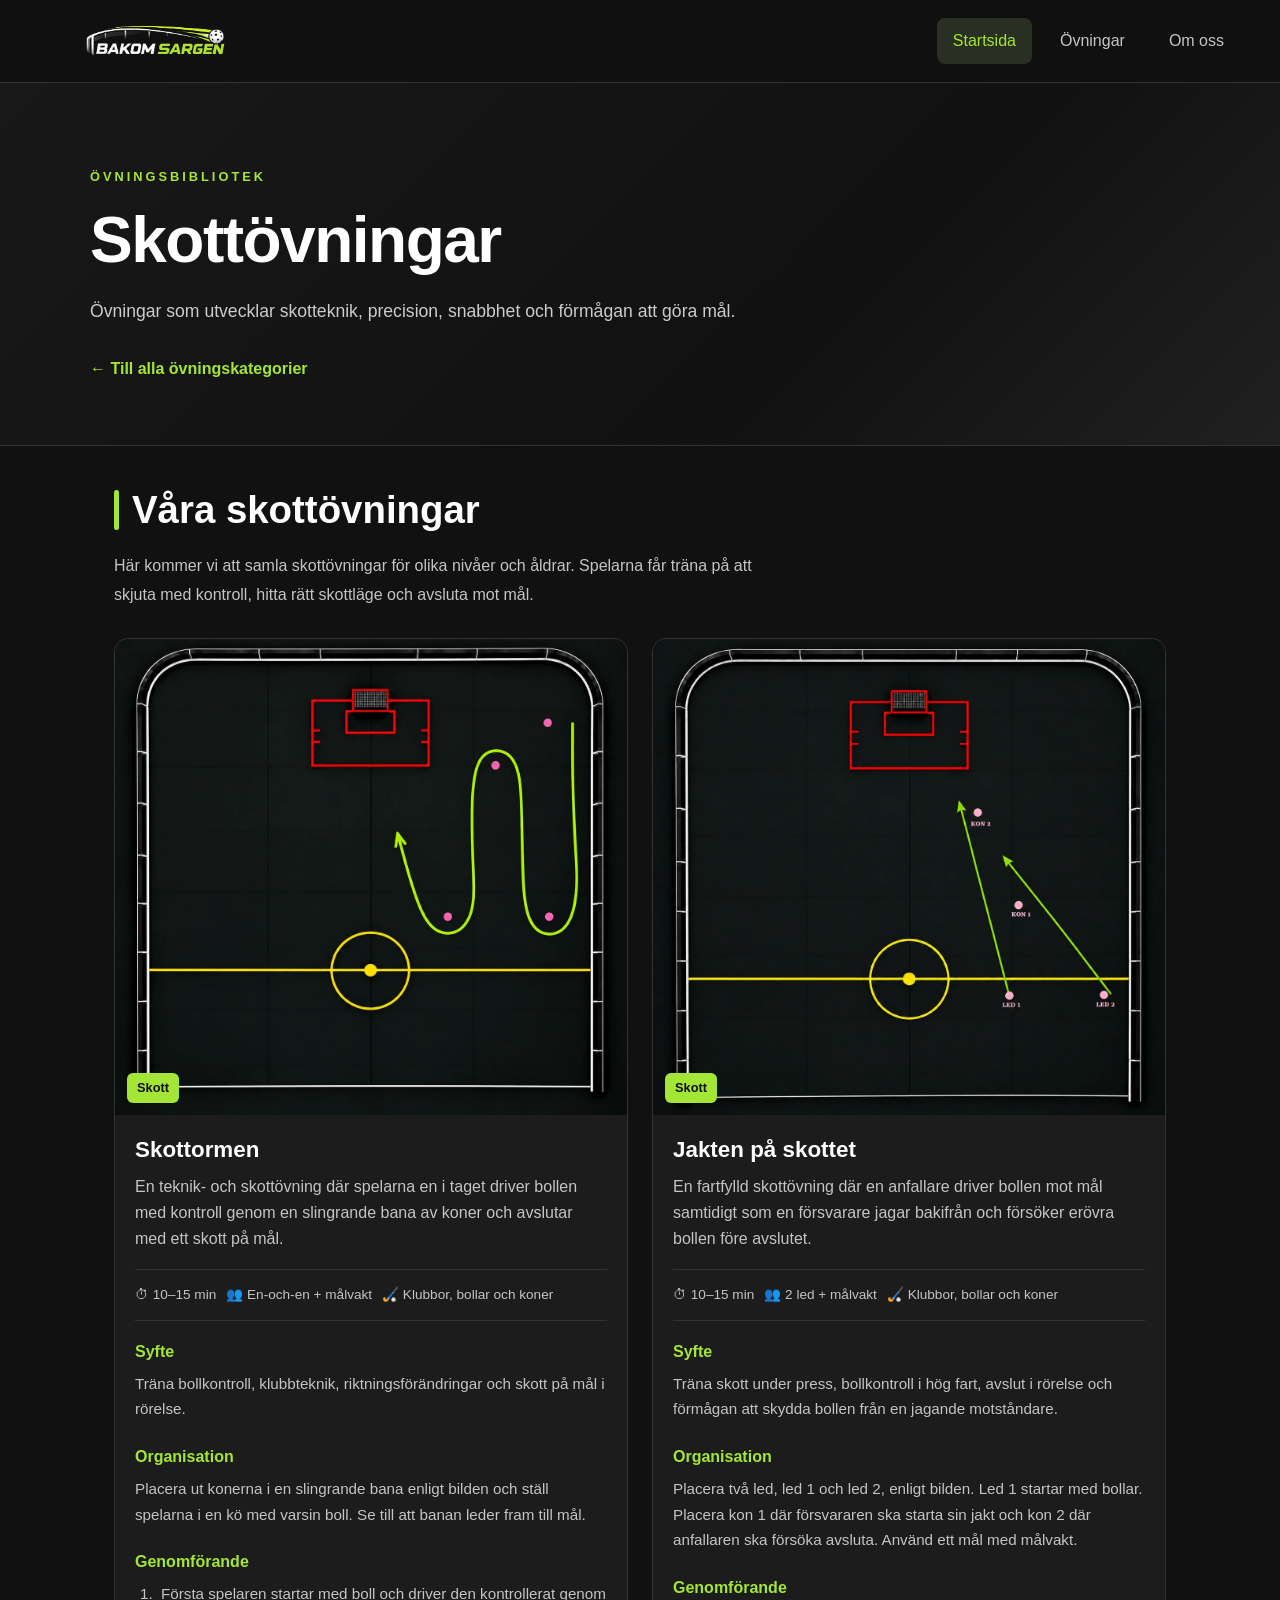
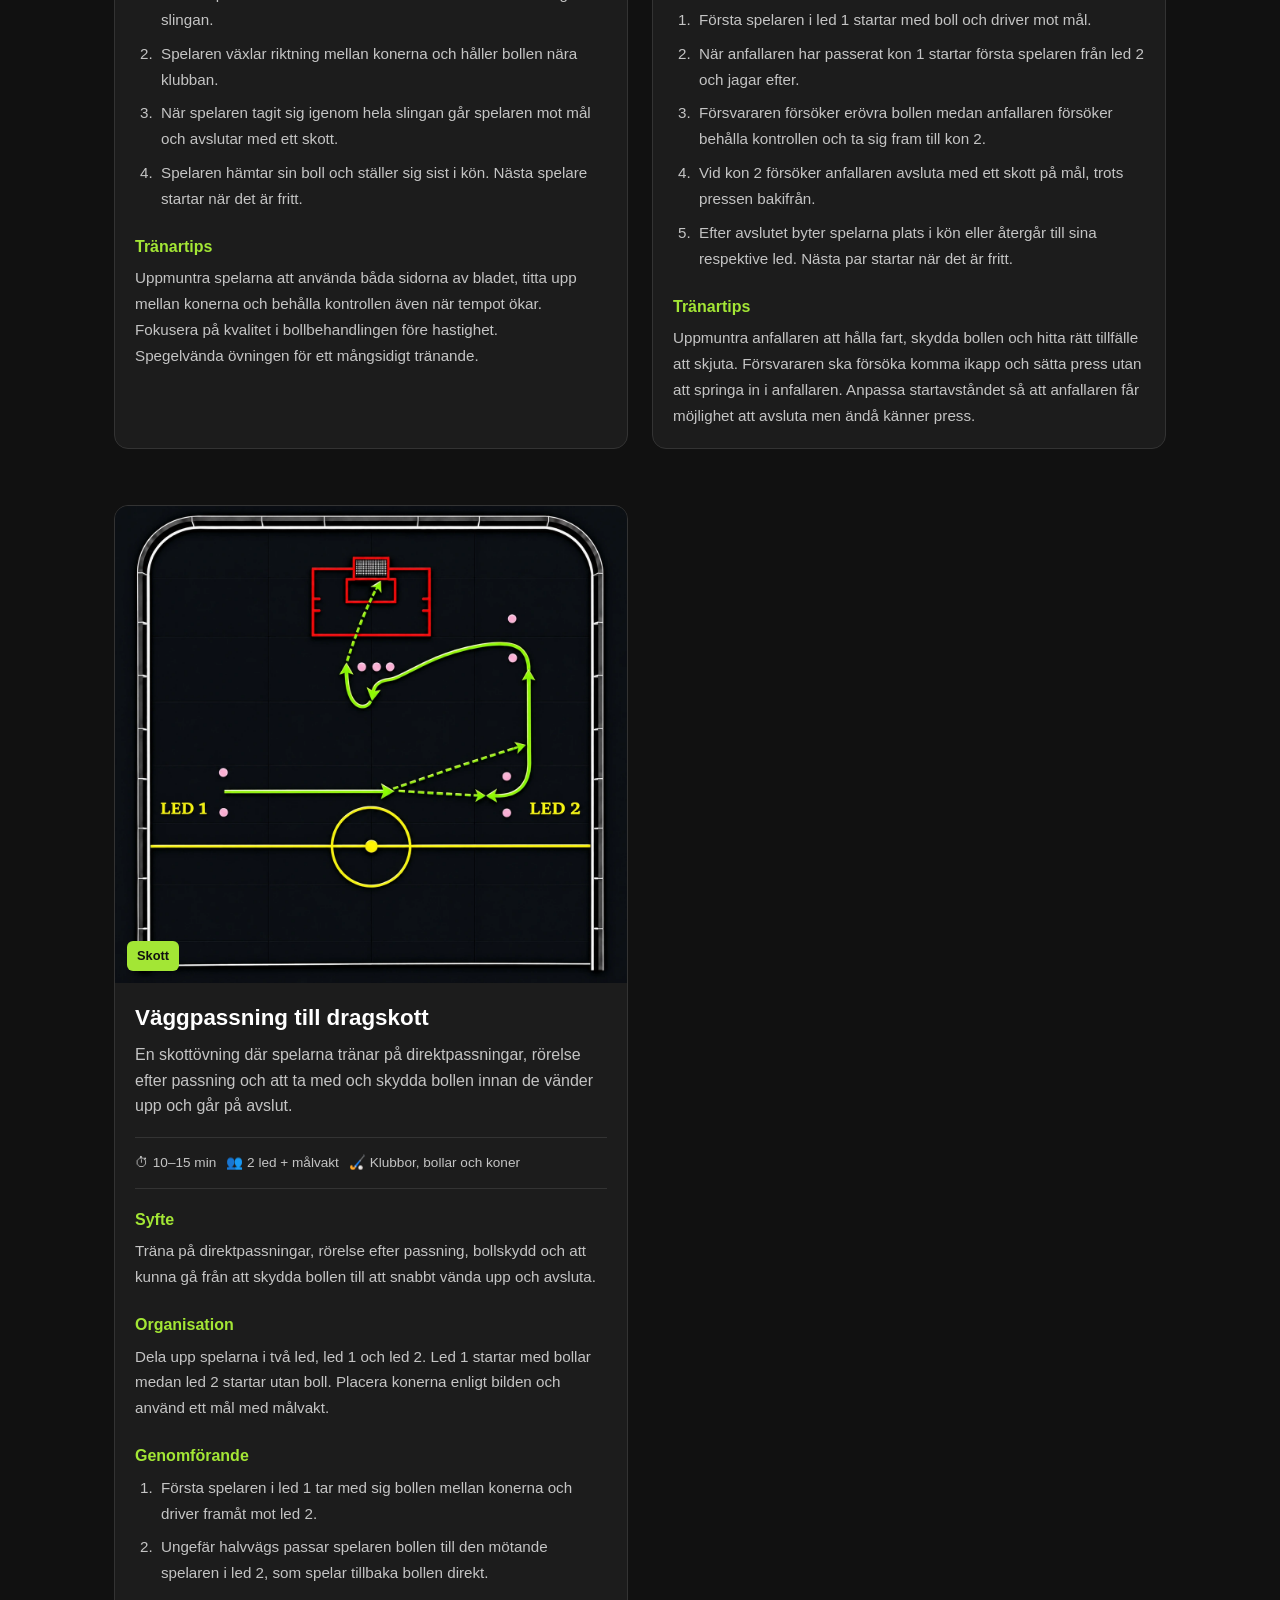
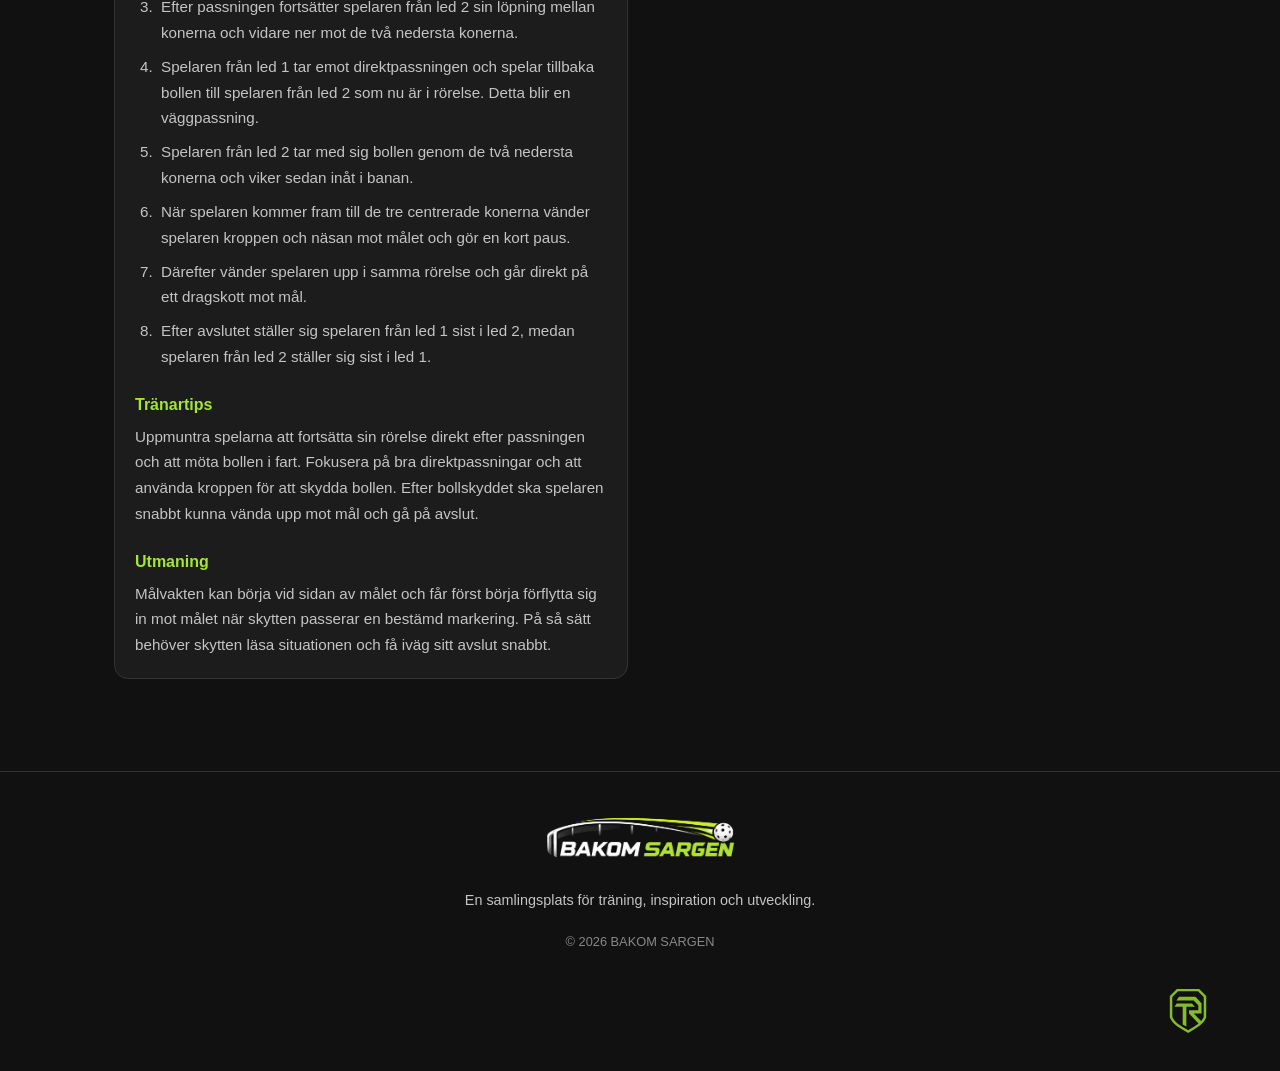
<file: ovningar/skott.html>
<!DOCTYPE html>
<html lang="sv">
<head>
    <meta charset="UTF-8">
    <meta name="viewport" content="width=device-width, initial-scale=1.0">
    <meta name="theme-color" content="#111111">

    <title>Skottövningar | Bakom sargen</title>
    <meta name="description" content="Skottövningar i innebandy för tränare och unga spelare. Utveckla skotteknik, precision och avslut.">

    <link rel="stylesheet" href="../css/styles.css">
</head>
<body>

    <!-- SIDHUVUD -->
    <header class="site-header">

        <a
            href="../index.html"
            class="logo"
            aria-label="Bakom sargen – startsida"
        >
            <img
                src="../images/bakom_sargen_transparent.svg"
                alt="Bakom sargen"
                class="site-logo-image"
                width="260"
                height="75"
                fetchpriority="high"
            >
        </a>

        <!-- MENYKNAPP FÖR MOBIL -->
        <button
            class="menu-toggle"
            id="menu-toggle"
            type="button"
            aria-label="Öppna meny"
            aria-expanded="false"
            aria-controls="main-navigation"
        >
            <span></span>
            <span></span>
            <span></span>
        </button>

        <!-- HUVUDMENY -->
        <nav
            class="main-navigation"
            id="main-navigation"
            aria-label="Huvudmeny"
        >
            <a href="../index.html" aria-current="page">Startsida</a>
            <a href="../index.html#kategorier">Övningar</a>
            <a href="../om-oss.html">Om oss</a>
        </nav>

    </header>

    <main>
        <section class="page-hero">
            <div class="container">
                <p>ÖVNINGSBIBLIOTEK</p>
                <h1>Skottövningar</h1>
                <p>
                    Övningar som utvecklar skotteknik, precision,
                    snabbhet och förmågan att göra mål.
                </p>

                <a href="../index.html#kategorier">← Till alla övningskategorier</a>
            </div>
        </section>

        <section class="container exercise-section">
            <h2>Våra skottövningar</h2>

            <p class="exercise-intro">
                Här kommer vi att samla skottövningar för olika
                nivåer och åldrar. Spelarna får träna på att skjuta
                med kontroll, hitta rätt skottläge och avsluta
                mot mål.
            </p>

            <!-- ÖVNINGSKORT 1-->
            <div class="team-exercise-grid">

                <article class="team-exercise-card">

                    <div class="team-exercise-image">
                        <img
                            src="../images/ovningar/skottormen.webp"
                            alt="Skottormen – slingrande bollbana fram till avslut på mål"
                            loading="lazy"
                        >
                        <span class="team-exercise-tag">Skott</span>
                    </div>

                    <div class="team-exercise-content">

                        <h3>Skottormen</h3>

                        <p class="team-exercise-description">
                            En teknik- och skottövning där spelarna en i taget
                            driver bollen med kontroll genom en slingrande bana
                            av koner och avslutar med ett skott på mål.
                        </p>

                        <div class="team-exercise-meta">
                            <span>⏱ 10–15 min</span>
                            <span>👥 En-och-en + målvakt</span>
                            <span>🏑 Klubbor, bollar och koner</span>
                        </div>

                        <div class="team-exercise-details">

                            <h4>Syfte</h4>
                            <p>
                                Träna bollkontroll, klubbteknik, riktningsförändringar
                                och skott på mål i rörelse.
                            </p>

                            <h4>Organisation</h4>
                            <p>
                                Placera ut konerna i en slingrande bana enligt bilden
                                och ställ spelarna i en kö med varsin boll. Se till
                                att banan leder fram till mål.
                            </p>

                            <h4>Genomförande</h4>
                            <ol>
                                <li>
                                    Första spelaren startar med boll och driver
                                    den kontrollerat genom slingan.
                                </li>
                                <li>
                                    Spelaren växlar riktning mellan konerna och
                                    håller bollen nära klubban.
                                </li>
                                <li>
                                    När spelaren tagit sig igenom hela slingan
                                    går spelaren mot mål och avslutar med ett skott.
                                </li>
                                <li>
                                    Spelaren hämtar sin boll och ställer sig sist
                                    i kön. Nästa spelare startar när det är fritt.
                                </li>
                            </ol>

                            <h4>Tränartips</h4>
                            <p>
                                Uppmuntra spelarna att använda båda sidorna av
                                bladet, titta upp mellan konerna och behålla
                                kontrollen även när tempot ökar. Fokusera på
                                kvalitet i bollbehandlingen före hastighet.
                            </p>
                            <p>
                                Spegelvända övningen för ett mångsidigt tränande.
                            </p>

                        </div>

                    </div>

                </article>

                <!-- ÖVNINGSKORT 2 -->
                <article class="team-exercise-card">

                    <!-- BILD -->
                    <div class="team-exercise-image">
                        <img
                            src="../images/ovningar/jakten_pa_skottet.webp"
                            alt="Skottövning där en anfallare jagas av en försvarare på väg mot mål"
                            loading="lazy"
                        >
                        <span class="team-exercise-tag">Skott</span>
                    </div>

                    <!-- INNEHÅLL -->
                    <div class="team-exercise-content">

                        <h3>Jakten på skottet</h3>

                        <p class="team-exercise-description">
                            En fartfylld skottövning där en anfallare driver
                            bollen mot mål samtidigt som en försvarare jagar
                            bakifrån och försöker erövra bollen före avslutet.
                        </p>

                        <!-- FAKTA -->
                        <div class="team-exercise-meta">
                            <span>⏱ 10–15 min</span>
                            <span>👥 2 led + målvakt</span>
                            <span>🏑 Klubbor, bollar och koner</span>
                        </div>

                        <!-- DETALJER -->
                        <div class="team-exercise-details">

                            <h4>Syfte</h4>
                            <p>
                                Träna skott under press, bollkontroll i hög fart,
                                avslut i rörelse och förmågan att skydda bollen
                                från en jagande motståndare.
                            </p>

                            <h4>Organisation</h4>
                            <p>
                                Placera två led, led 1 och led 2, enligt bilden.
                                Led 1 startar med bollar. Placera kon 1 där
                                försvararen ska starta sin jakt och kon 2 där
                                anfallaren ska försöka avsluta. Använd ett mål
                                med målvakt.
                            </p>

                            <h4>Genomförande</h4>
                            <ol>
                                <li>
                                    Första spelaren i led 1 startar med boll
                                    och driver mot mål.
                                </li>
                                <li>
                                    När anfallaren har passerat kon 1 startar
                                    första spelaren från led 2 och jagar efter.
                                </li>
                                <li>
                                    Försvararen försöker erövra bollen medan
                                    anfallaren försöker behålla kontrollen och
                                    ta sig fram till kon 2.
                                </li>
                                <li>
                                    Vid kon 2 försöker anfallaren avsluta
                                    med ett skott på mål, trots pressen bakifrån.
                                </li>
                                <li>
                                    Efter avslutet byter spelarna plats i kön
                                    eller återgår till sina respektive led.
                                    Nästa par startar när det är fritt.
                                </li>
                            </ol>

                            <h4>Tränartips</h4>
                            <p>
                                Uppmuntra anfallaren att hålla fart, skydda
                                bollen och hitta rätt tillfälle att skjuta.
                                Försvararen ska försöka komma ikapp och sätta
                                press utan att springa in i anfallaren.
                                Anpassa startavståndet så att anfallaren får
                                möjlighet att avsluta men ändå känner press.
                            </p>

                        </div>

                    </div>

                </article>

                <!-- ÖVNINGSKORT 3 -->
                <article class="team-exercise-card">

                    <!-- BILD -->
                    <div class="team-exercise-image">
                        <img
                            src="../images/ovningar/vaggpass-till-dragskott.webp"
                            alt="Skottövning med väggpassning, bollskydd och dragskott mot mål"
                            loading="lazy"
                        >
                        <span class="team-exercise-tag">Skott</span>
                    </div>

                    <!-- INNEHÅLL -->
                    <div class="team-exercise-content">

                        <h3>Väggpassning till dragskott</h3>

                        <p class="team-exercise-description">
                            En skottövning där spelarna tränar på direktpassningar,
                            rörelse efter passning och att ta med och skydda bollen
                            innan de vänder upp och går på avslut.
                        </p>

                        <!-- FAKTA -->
                        <div class="team-exercise-meta">
                            <span>⏱ 10–15 min</span>
                            <span>👥 2 led + målvakt</span>
                            <span>🏑 Klubbor, bollar och koner</span>
                        </div>

                        <!-- DETALJER -->
                        <div class="team-exercise-details">

                            <h4>Syfte</h4>
                            <p>
                                Träna på direktpassningar, rörelse efter passning,
                                bollskydd och att kunna gå från att skydda bollen
                                till att snabbt vända upp och avsluta.
                            </p>

                            <h4>Organisation</h4>
                            <p>
                                Dela upp spelarna i två led, led 1 och led 2.
                                Led 1 startar med bollar medan led 2 startar utan
                                boll. Placera konerna enligt bilden och använd
                                ett mål med målvakt.
                            </p>

                            <h4>Genomförande</h4>
                            <ol>
                                <li>
                                    Första spelaren i led 1 tar med sig bollen
                                    mellan konerna och driver framåt mot led 2.
                                </li>
                                <li>
                                    Ungefär halvvägs passar spelaren bollen till
                                    den mötande spelaren i led 2, som spelar tillbaka
                                    bollen direkt.
                                </li>
                                <li>
                                    Efter passningen fortsätter spelaren från led 2
                                    sin löpning mellan konerna och vidare ner mot
                                    de två nedersta konerna.
                                </li>
                                <li>
                                    Spelaren från led 1 tar emot direktpassningen
                                    och spelar tillbaka bollen till spelaren från
                                    led 2 som nu är i rörelse. Detta blir en
                                    väggpassning.
                                </li>
                                <li>
                                    Spelaren från led 2 tar med sig bollen genom
                                    de två nedersta konerna och viker sedan inåt
                                    i banan.
                                </li>
                                <li>
                                    När spelaren kommer fram till de tre centrerade
                                    konerna vänder spelaren kroppen och näsan mot
                                    målet och gör en kort paus.
                                </li>
                                <li>
                                    Därefter vänder spelaren upp i samma rörelse
                                    och går direkt på ett dragskott mot mål.
                                </li>
                                <li>
                                    Efter avslutet ställer sig spelaren från led 1
                                    sist i led 2, medan spelaren från led 2 ställer
                                    sig sist i led 1.
                                </li>
                            </ol>

                            <h4>Tränartips</h4>
                            <p>
                                Uppmuntra spelarna att fortsätta sin rörelse direkt
                                efter passningen och att möta bollen i fart. Fokusera
                                på bra direktpassningar och att använda kroppen för
                                att skydda bollen. Efter bollskyddet ska spelaren
                                snabbt kunna vända upp mot mål och gå på avslut.
                            </p>

                            <h4>Utmaning</h4>
                            <p>
                                Målvakten kan börja vid sidan av målet och får först
                                börja förflytta sig in mot målet när skytten passerar
                                en bestämd markering. På så sätt behöver skytten läsa
                                situationen och få iväg sitt avslut snabbt.
                            </p>

                        </div>

                    </div>

                </article>
            


            </div>

        </section>
    </main>

    <!-- SIDFOT -->
    <footer class="site-footer">

        <a
            href="index.html"
            class="logo footer-logo"
            aria-label="Bakom sargen – startsida"
        >
            <img
                src="../images/bakom_sargen_transparent.svg"
                alt="Bakom sargen"
                class="site-logo-image"
                width="260"
                height="75"
                loading="lazy"
            >
        </a>

        <p>
            En samlingsplats för träning, inspiration och utveckling.
        </p>

        <p class="copyright">
            © <span id="current-year"></span> BAKOM SARGEN
        </p>

        <!-- Egen trademark-logga -->
        <div class="trademark">
            <img
                src="../images/RT_logo_transparent.svg"
                alt="RT – personlig trademark"
                class="trademark-image"
                loading="lazy"
            >
        </div>

    </footer>
 
    <!-- FAST NAVIGATION PÅ MOBIL -->
    <nav
        class="bottom-navigation"
        aria-label="Snabbnavigering"
    >

        <a
            href="../index.html"
            class="bottom-nav-link"
            aria-current="page"
        >
            <span class="nav-icon" aria-hidden="true">⌂</span>
            <span>Start</span>
        </a>

        <a
            href="../index.html#kategorier"
            class="bottom-nav-link"
        >
            <span class="nav-icon" aria-hidden="true">▤</span>
            <span>Övningar</span>
        </a>

        <a
            href="../om-oss.html"
            class="bottom-nav-link"
        >
            <span class="nav-icon" aria-hidden="true">♧</span>
            <span>Om oss</span>
        </a>

    </nav>

        <!-- JAVASCRIPT FÖR HAMBURGERMENYN -->
    <script>
        const menuToggle = document.getElementById("menu-toggle");
        const mainNavigation = document.getElementById("main-navigation");

        menuToggle.addEventListener("click", function () {
            const isOpen = mainNavigation.classList.toggle("is-open");

            menuToggle.setAttribute("aria-expanded", isOpen);
            menuToggle.setAttribute(
                "aria-label",
                isOpen ? "Stäng meny" : "Öppna meny"
            );
        });

        // Stäng menyn när en länk väljs.
        mainNavigation.querySelectorAll("a").forEach(function (link) {
            link.addEventListener("click", function () {
                mainNavigation.classList.remove("is-open");
                menuToggle.setAttribute("aria-expanded", "false");
                menuToggle.setAttribute("aria-label", "Öppna meny");
            });
        });

        // Uppdatera årtalet automatiskt.
        document.getElementById("current-year").textContent =
            new Date().getFullYear();
    </script>

</body>
</html>
</file>
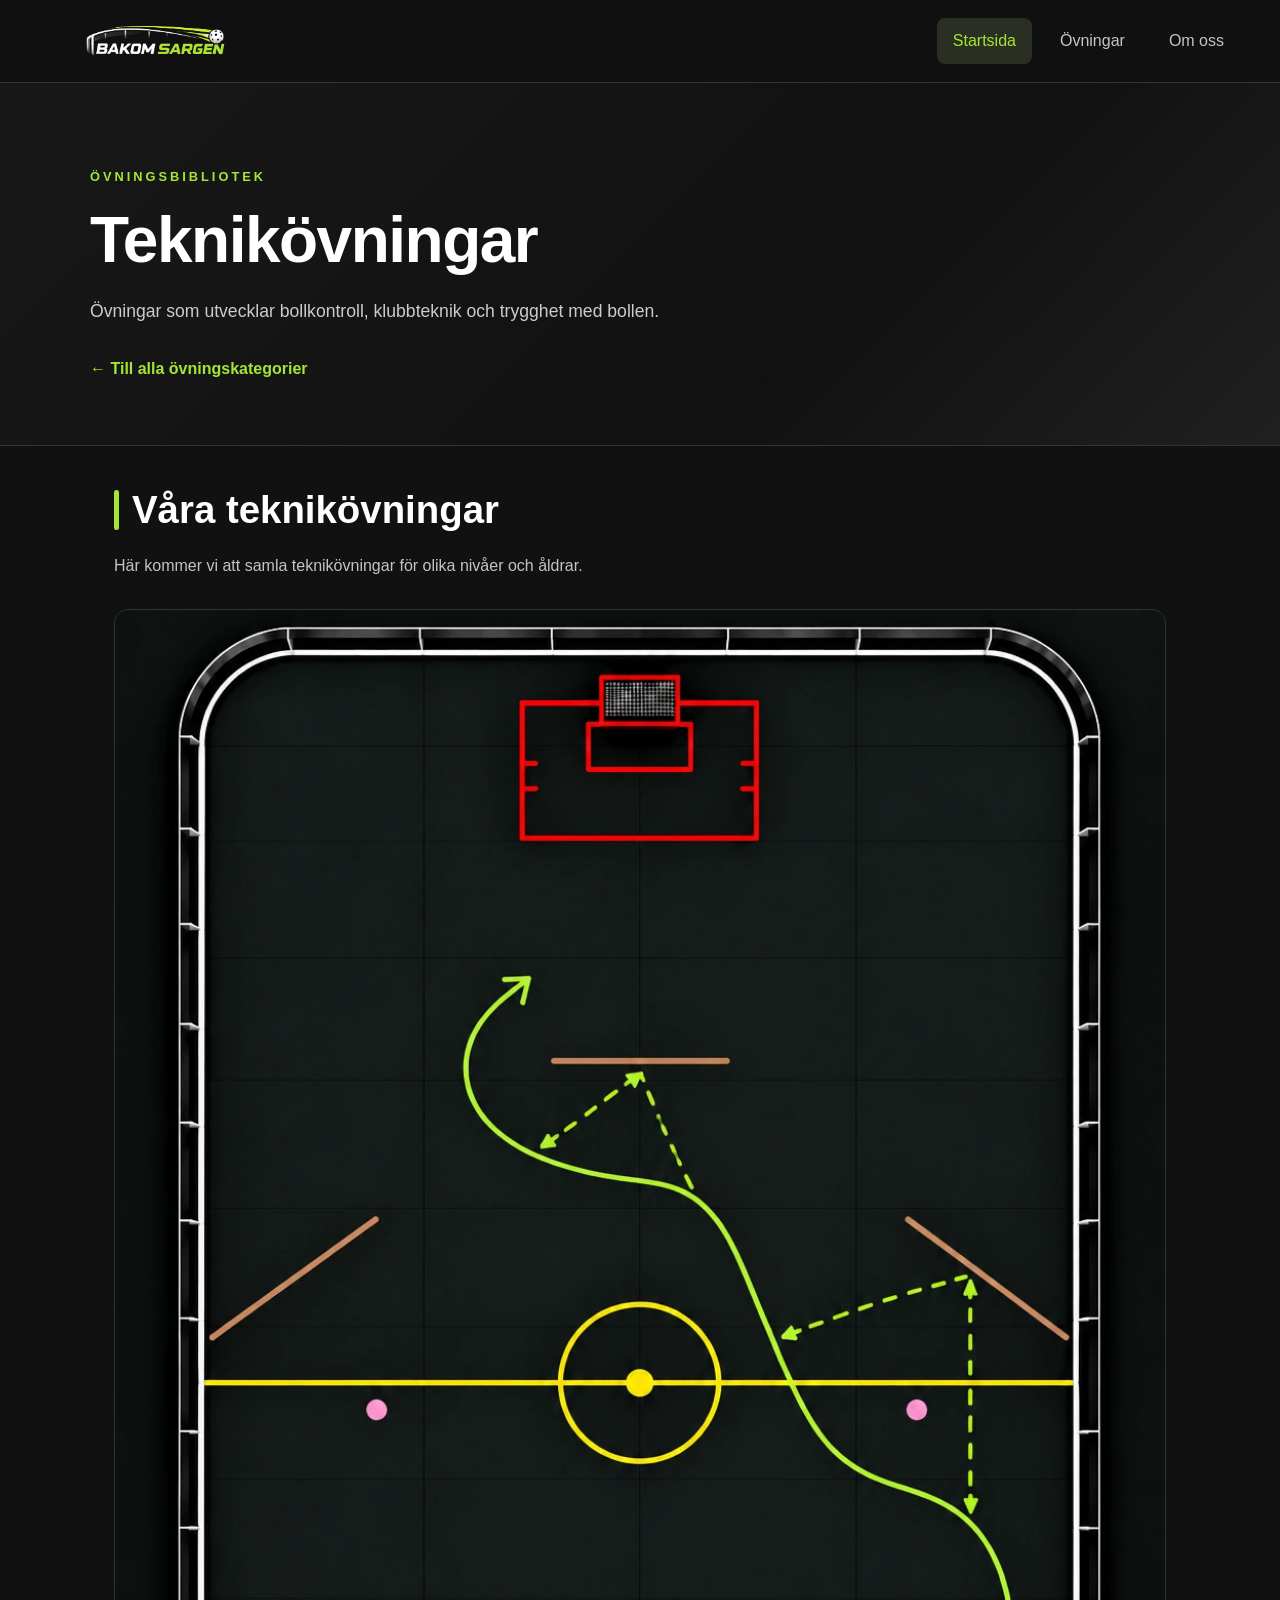
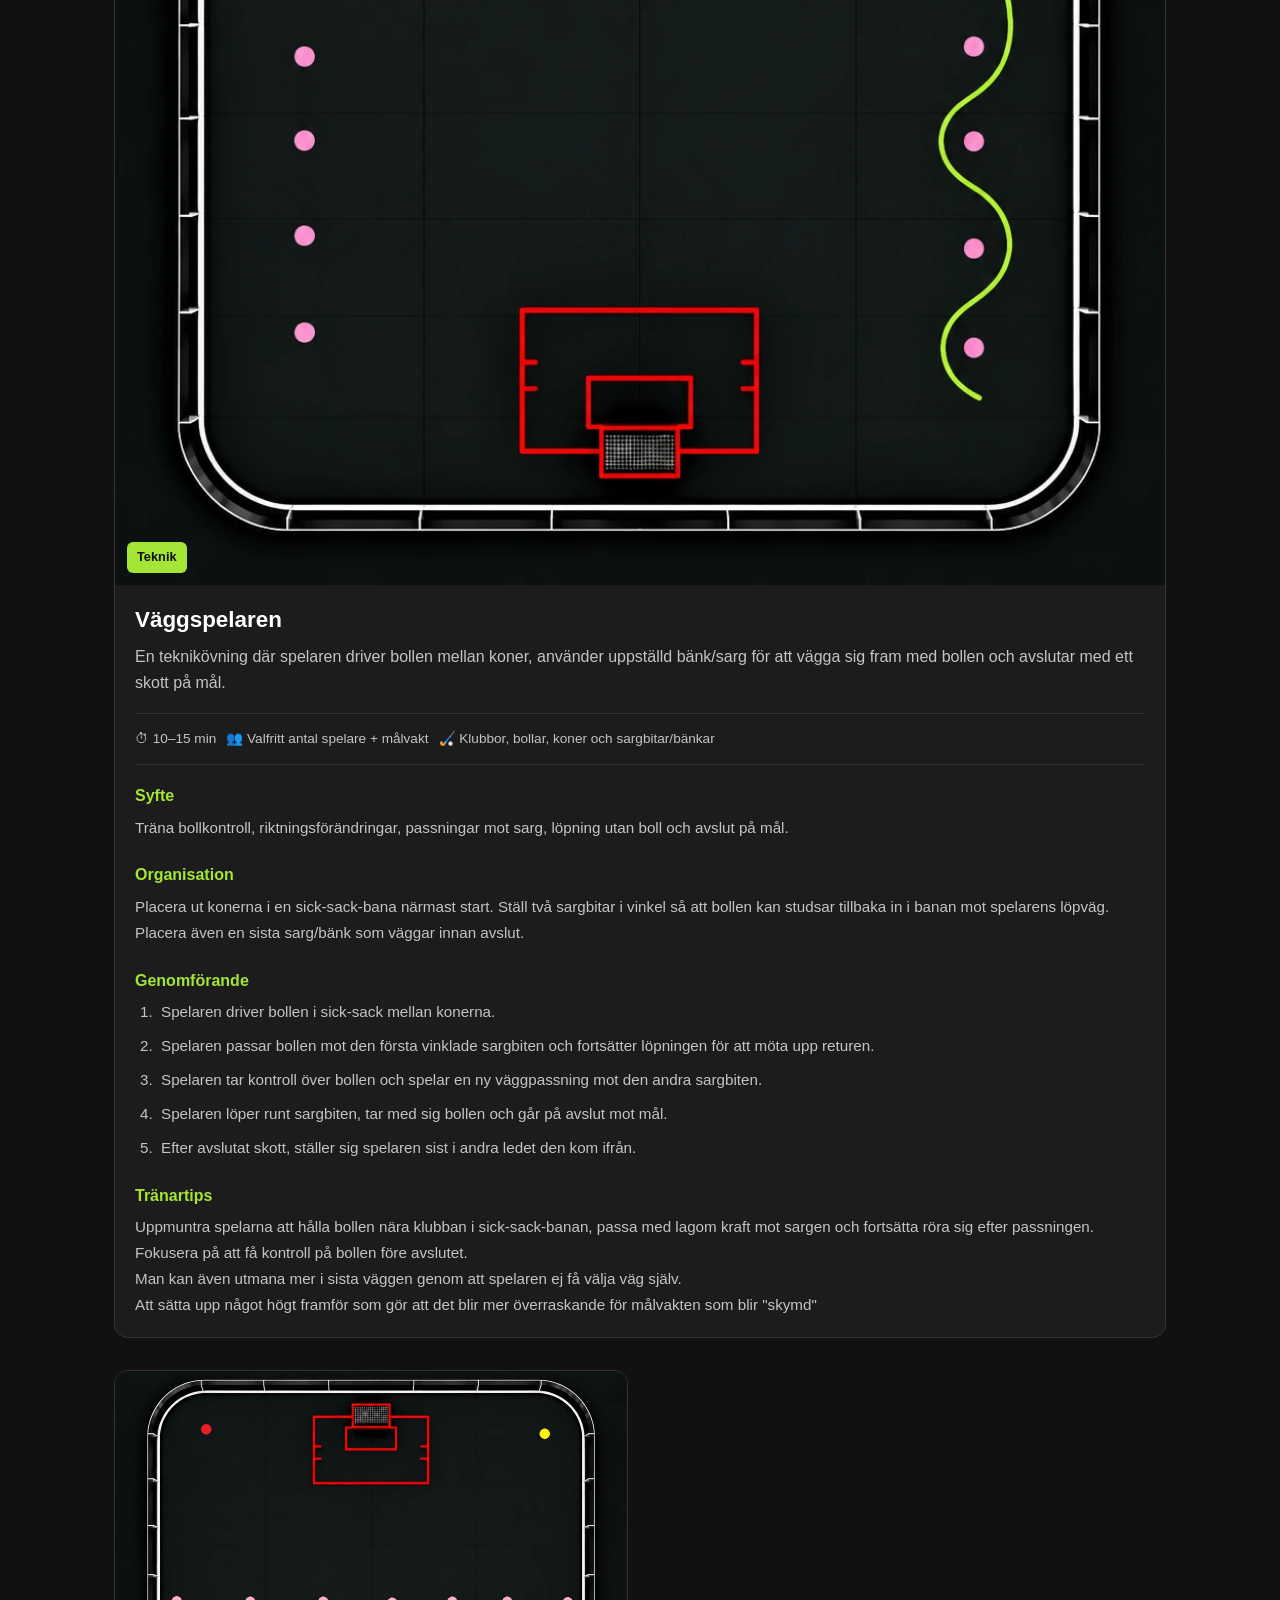
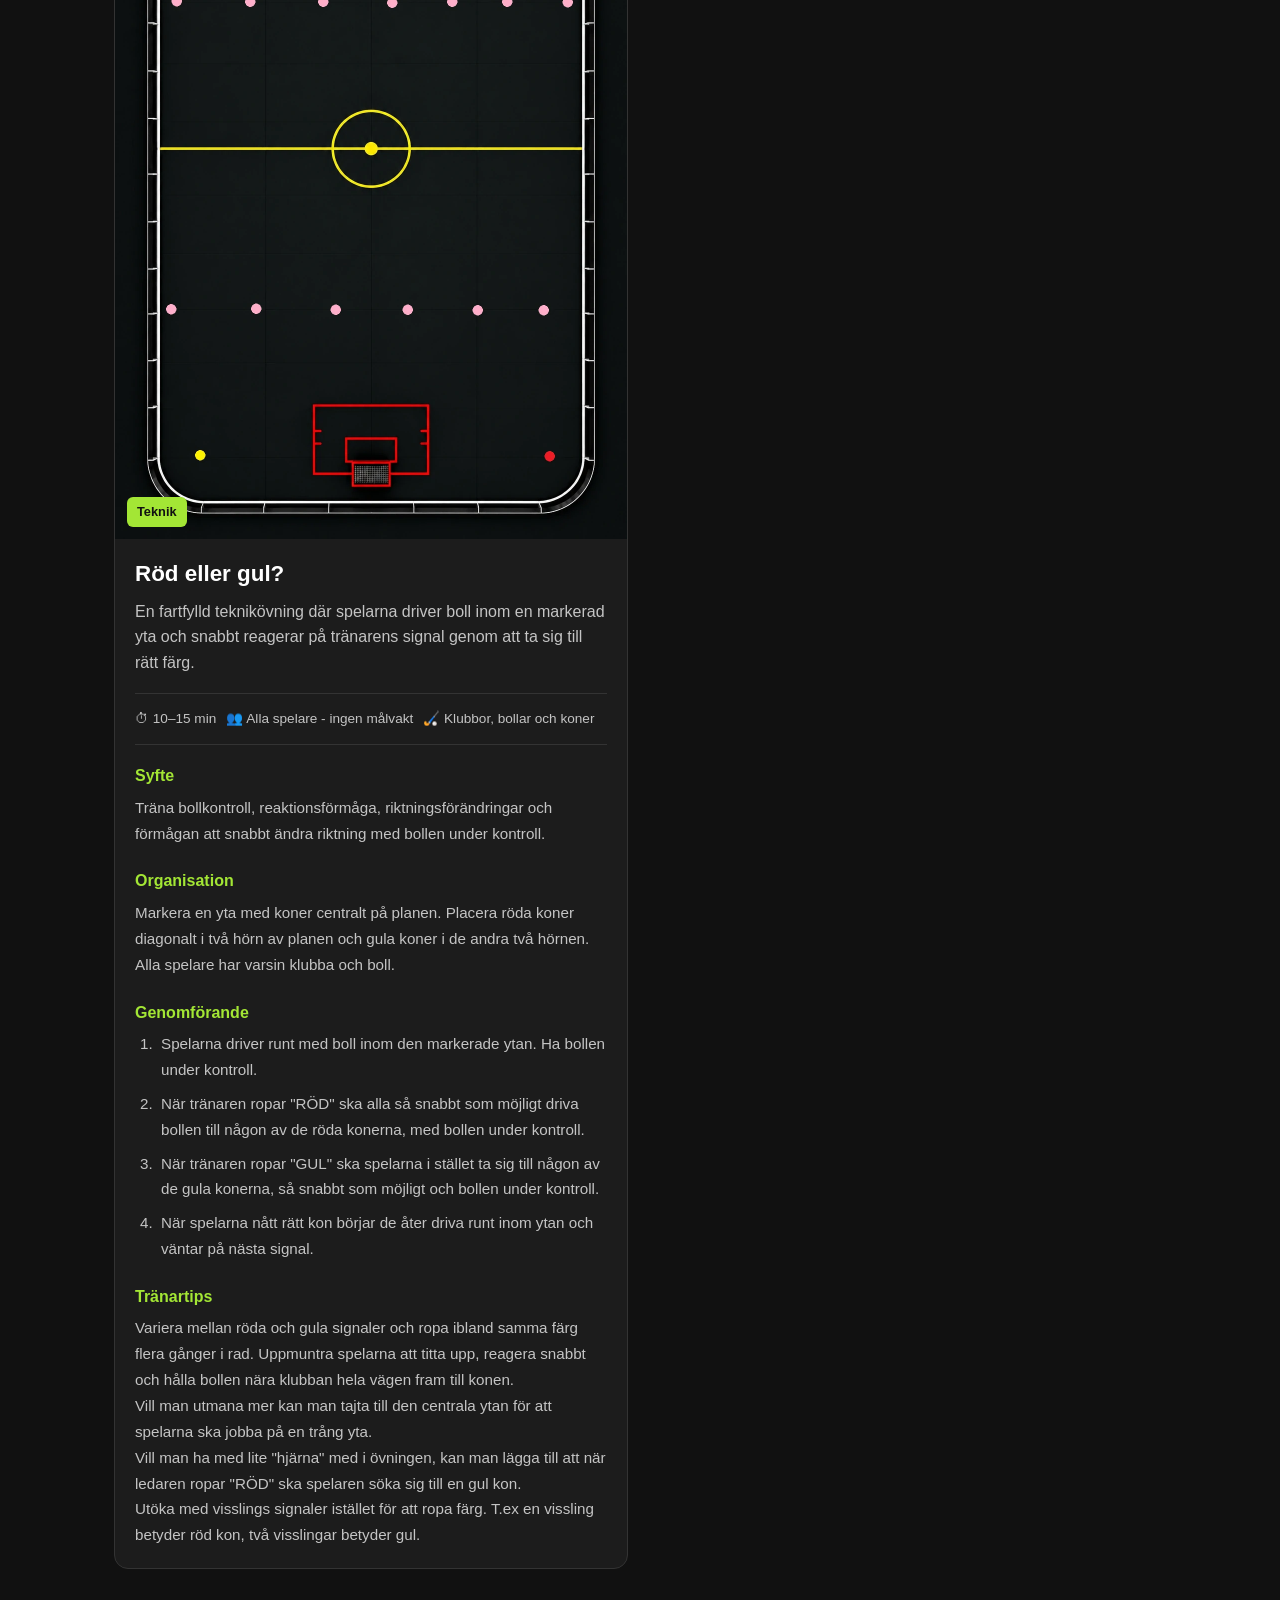
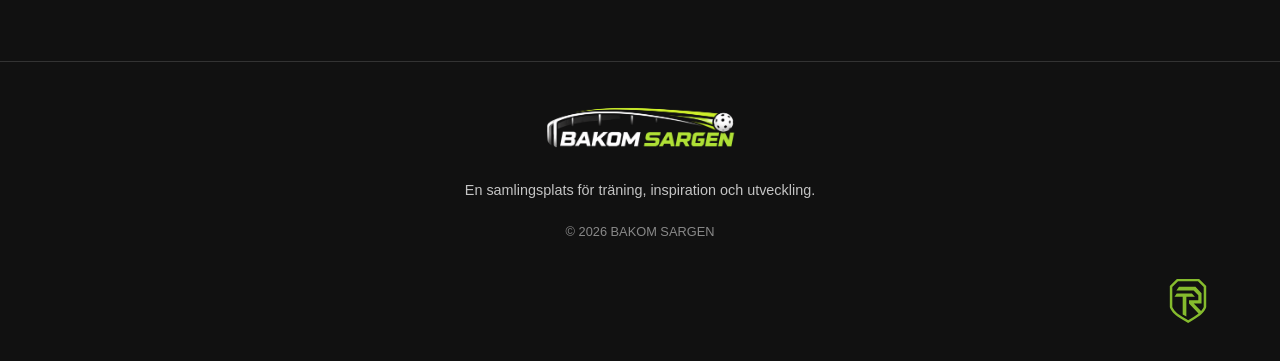
<file: ovningar/teknik.html>
<!DOCTYPE html>
<html lang="sv">
<head>
    <meta charset="UTF-8">
    <meta name="viewport" content="width=device-width, initial-scale=1.0">
    <meta name="theme-color" content="#111111">

    <title>Teknikövningar | Bakom sargen</title>
    <meta name="description" content="Teknikövningar i innebandy för tränare och unga spelare.">

    <link rel="stylesheet" href="../css/styles.css">
</head>
<body>

    <!-- SIDHUVUD -->
    <header class="site-header">

        <a
            href="../index.html"
            class="logo"
            aria-label="Bakom sargen – startsida"
        >
            <img
                src="../images/bakom_sargen_transparent.svg"
                alt="Bakom sargen"
                class="site-logo-image"
                width="260"
                height="75"
                fetchpriority="high"
            >
        </a>

        <!-- MENYKNAPP FÖR MOBIL -->
        <button
            class="menu-toggle"
            id="menu-toggle"
            type="button"
            aria-label="Öppna meny"
            aria-expanded="false"
            aria-controls="main-navigation"
        >
            <span></span>
            <span></span>
            <span></span>
        </button>

        <!-- HUVUDMENY -->
        <nav
            class="main-navigation"
            id="main-navigation"
            aria-label="Huvudmeny"
        >
            <a href="../index.html" aria-current="page">Startsida</a>
            <a href="../index.html#kategorier">Övningar</a>
            <a href="../om-oss.html">Om oss</a>
        </nav>

    </header>

    <main>
        <section class="page-hero">
            <div class="container">
                <p>ÖVNINGSBIBLIOTEK</p>
                <h1>Teknikövningar</h1>
                <p>
                    Övningar som utvecklar bollkontroll, klubbteknik
                    och trygghet med bollen.
                </p>

                <a href="../index.html#kategorier">← Till alla övningskategorier</a>
            </div>
        </section>

        <section class="container exercise-section">
            <h2>Våra teknikövningar</h2>

            <p class="exercise-intro">
                Här kommer vi att samla teknikövningar för olika
                nivåer och åldrar.
            </p>

            <!-- ÖVNINGSKORT 1-->
            <article class="team-exercise-card">

                <!-- BILD -->
                <div class="team-exercise-image">
                    <img
                        src="../images/ovningar/vaggspelaren.webp"
                        alt="Teknikövning med sick-sack mellan koner, sargpassningar och avslut på mål"
                        loading="lazy"
                    >
                    <span class="team-exercise-tag">Teknik</span>
                </div>

                <!-- INNEHÅLL -->
                <div class="team-exercise-content">

                    <h3>Väggspelaren</h3>

                    <p class="team-exercise-description">
                        En teknikövning där spelaren driver bollen mellan
                        koner, använder uppställd bänk/sarg för att vägga sig fram med bollen
                        och avslutar med ett skott på mål.
                    </p>

                    <!-- FAKTA -->
                    <div class="team-exercise-meta">
                        <span>⏱ 10–15 min</span>
                        <span>👥 Valfritt antal spelare + målvakt</span>
                        <span>🏑 Klubbor, bollar, koner och sargbitar/bänkar</span>
                    </div>

                    <!-- DETALJER -->
                    <div class="team-exercise-details">

                        <h4>Syfte</h4>
                        <p>
                            Träna bollkontroll, riktningsförändringar,
                            passningar mot sarg, löpning utan boll
                            och avslut på mål.
                        </p>

                        <h4>Organisation</h4>
                        <p>
                            Placera ut konerna i en sick-sack-bana närmast start.
                            Ställ två sargbitar i vinkel så att bollen
                            kan studsar tillbaka in i banan mot spelarens löpväg. 
                            Placera även en sista sarg/bänk som väggar innan avslut.
                        </p>

                        <h4>Genomförande</h4>
                        <ol>
                            <li>
                                Spelaren driver bollen i sick-sack
                                mellan konerna.
                            </li>
                            <li>
                                Spelaren passar bollen mot den första
                                vinklade sargbiten och fortsätter löpningen
                                för att möta upp returen.
                            </li>
                            <li>
                                Spelaren tar kontroll över bollen och
                                spelar en ny väggpassning mot den andra
                                sargbiten.
                            </li>
                            <li>
                                Spelaren löper runt sargbiten, tar med sig
                                bollen och går på avslut mot mål.
                            </li>
                            <li>
                                Efter avslutat skott, ställer sig spelaren sist i andra ledet den kom ifrån.
                            </li>
                        </ol>

                        <h4>Tränartips</h4>
                        <p>
                            Uppmuntra spelarna att hålla bollen nära
                            klubban i sick-sack-banan, passa med lagom
                            kraft mot sargen och fortsätta röra sig efter
                            passningen. Fokusera på att få kontroll på
                            bollen före avslutet.
                        </p>
                        <p>
                            Man kan även utmana mer i sista väggen genom att spelaren ej få välja väg själv.
                        </p>
                        <p>
                            Att sätta upp något högt framför som gör att det blir mer överraskande för målvakten som blir "skymd"
                        </p>

                    </div>

                </div>

            </article>

            <!-- ÖVNINGSKORT 2 -->
             <div class="team-exercise-grid">
                <article class="team-exercise-card">

                    <!-- BILD -->
                    <div class="team-exercise-image">
                        <img
                            src="../images/ovningar/rod_eller_gul.webp"
                            alt="Innebandyplan med rosa markeringar och röda och gula koner i hörnen"
                            loading="lazy"
                        >
                        <span class="team-exercise-tag">Teknik</span>
                    </div>

                    <!-- INNEHÅLL -->
                    <div class="team-exercise-content">

                        <h3>Röd eller gul?</h3>

                        <p class="team-exercise-description">
                            En fartfylld teknikövning där spelarna driver boll
                            inom en markerad yta och snabbt reagerar på tränarens
                            signal genom att ta sig till rätt färg.
                        </p>

                        <!-- FAKTA -->
                        <div class="team-exercise-meta">
                            <span>⏱ 10–15 min</span>
                            <span>👥 Alla spelare - ingen målvakt</span>
                            <span>🏑 Klubbor, bollar och koner</span>
                        </div>

                        <!-- DETALJER -->
                        <div class="team-exercise-details">

                            <h4>Syfte</h4>
                            <p>
                                Träna bollkontroll, reaktionsförmåga,
                                riktningsförändringar och förmågan att snabbt
                                ändra riktning med bollen under kontroll.
                            </p>

                            <h4>Organisation</h4>
                            <p>
                                Markera en yta med koner centralt på planen. Placera röda koner diagonalt i två hörn av planen och gula koner i de andra två hörnen. Alla spelare har varsin klubba och boll.
                            </p>

                            <h4>Genomförande</h4>
                            <ol>
                                <li>
                                    Spelarna driver runt med boll inom den
                                    markerade ytan. Ha bollen under kontroll.
                                </li>
                                <li>
                                    När tränaren ropar "RÖD" ska alla så snabbt
                                    som möjligt driva bollen till någon av de
                                    röda konerna, med bollen under kontroll.
                                </li>
                                <li>
                                    När tränaren ropar "GUL" ska spelarna i stället
                                    ta sig till någon av de gula konerna, så snabbt som möjligt och bollen under kontroll.
                                </li>
                                <li>
                                    När spelarna nått rätt kon börjar de åter
                                    driva runt inom ytan och väntar på nästa signal.
                                </li>
                            </ol>

                            <h4>Tränartips</h4>
                            <p>
                                Variera mellan röda och gula signaler och ropa
                                ibland samma färg flera gånger i rad. Uppmuntra
                                spelarna att titta upp, reagera snabbt och hålla
                                bollen nära klubban hela vägen fram till konen.
                            </p>
                            <p>
                                Vill man utmana mer kan man tajta till den centrala ytan för att spelarna ska jobba på en trång yta.
                            </p>
                            <p>
                                Vill man ha med lite "hjärna" med i övningen, kan man lägga till att när ledaren ropar "RÖD" ska spelaren söka sig till en gul kon.
                            </p>
                            <p>
                                Utöka med visslings signaler istället för att ropa färg. T.ex en vissling betyder röd kon, två visslingar betyder gul.
                            </p>

                        </div>

                    </div>

                </article>
            </div>

        </section>
    </main>

    <!-- SIDFOT -->
    <footer class="site-footer">

        <a
            href="index.html"
            class="logo footer-logo"
            aria-label="Bakom sargen – startsida"
        >
            <img
                src="../images/bakom_sargen_transparent.svg"
                alt="Bakom sargen"
                class="site-logo-image"
                width="260"
                height="75"
                loading="lazy"
            >
        </a>

        <p>
            En samlingsplats för träning, inspiration och utveckling.
        </p>

        <p class="copyright">
            © <span id="current-year"></span> BAKOM SARGEN
        </p>

        <!-- Egen trademark-logga -->
        <div class="trademark">
            <img
                src="../images/RT_logo_transparent.svg"
                alt="RT – personlig trademark"
                class="trademark-image"
                loading="lazy"
            >
        </div>

    </footer>

    <!-- FAST NAVIGATION PÅ MOBIL -->
    <nav
        class="bottom-navigation"
        aria-label="Snabbnavigering"
    >

        <a
            href="../index.html"
            class="bottom-nav-link"
            aria-current="page"
        >
            <span class="nav-icon" aria-hidden="true">⌂</span>
            <span>Start</span>
        </a>

        <a
            href="../index.html#kategorier"
            class="bottom-nav-link"
        >
            <span class="nav-icon" aria-hidden="true">▤</span>
            <span>Övningar</span>
        </a>

        <a
            href="../om-oss.html"
            class="bottom-nav-link"
        >
            <span class="nav-icon" aria-hidden="true">♧</span>
            <span>Om oss</span>
        </a>

    </nav>

        <!-- JAVASCRIPT FÖR HAMBURGERMENYN -->
    <script>
        const menuToggle = document.getElementById("menu-toggle");
        const mainNavigation = document.getElementById("main-navigation");

        menuToggle.addEventListener("click", function () {
            const isOpen = mainNavigation.classList.toggle("is-open");

            menuToggle.setAttribute("aria-expanded", isOpen);
            menuToggle.setAttribute(
                "aria-label",
                isOpen ? "Stäng meny" : "Öppna meny"
            );
        });

        // Stäng menyn när en länk väljs.
        mainNavigation.querySelectorAll("a").forEach(function (link) {
            link.addEventListener("click", function () {
                mainNavigation.classList.remove("is-open");
                menuToggle.setAttribute("aria-expanded", "false");
                menuToggle.setAttribute("aria-label", "Öppna meny");
            });
        });

        // Uppdatera årtalet automatiskt.
        document.getElementById("current-year").textContent =
            new Date().getFullYear();
    </script>

</body>
</html>
</file>
<file: css/styles.css>
/* ========================================

   1. GRUNDINSTÄLLNINGAR

======================================== */

:root {

    --color-background: #111111;

    --color-surface: #1c1c1c;

    --color-surface-light: #262626;

    --color-primary: #a3e635;

    --color-primary-hover: #b9f75b;

    --color-text: #ffffff;

    --color-text-muted: #c4c4c4;

    --color-border: #333333;

    --container-width: 1200px;

    --border-radius: 14px;

}

* {

    box-sizing: border-box;

    margin: 0;

    padding: 0;

}

html {

    scroll-behavior: smooth;

    scroll-padding-top: 90px;

}

body {

    background-color: var(--color-background);

    color: var(--color-text);

    font-family: Arial, Helvetica, sans-serif;

    line-height: 1.6;

    min-height: 100vh;

}

/* Bilder ska aldrig sticka utanför sina behållare */

img {

    display: block;

    max-width: 100%;

}

a {

    color: inherit;

    text-decoration: none;

}

button {

    font: inherit;

}

button,

a {

    -webkit-tap-highlight-color: transparent;

}

/* Tydlig markering när man använder tangentbord */

a:focus-visible,

button:focus-visible {

    outline: 3px solid var(--color-primary);

    outline-offset: 4px;

}

/* ========================================

   2. SIDHUVUD OCH LOGOTYP

======================================== */

.site-header {

    align-items: center;

    background-color: rgba(17, 17, 17, 0.97);

    border-bottom: 1px solid var(--color-border);

    display: flex;

    justify-content: space-between;

    min-height: 72px;

    padding: 14px 20px;

    position: sticky;

    top: 0;

    z-index: 1000;

}

.logo {

    align-items: center;

    display: inline-flex;

    font-size: 1.1rem;

    font-weight: 900;

    gap: 10px;

    letter-spacing: 0.5px;

}

/* SVG-logotyp – används i sidhuvud och sidfot */

.site-logo-image {

    display: block;

    width: clamp(170px, 22vw, 230px);

    max-width: 100%;

    max-height: 54px;

    height: auto;

    object-fit: contain;

}

/* Loggan ska kunna krympa på smala skärmar utan att trycka undan menyn */

.site-header > .logo {

    flex: 0 1 auto;

    min-width: 0;

}

.site-header .site-logo-image {

    width: clamp(150px, 22vw, 230px);

}

.footer-logo {

    display: flex;

    justify-content: center;

}

.footer-logo .site-logo-image {

    width: 220px;

    max-height: none;

}

/* ========================================

   3. HAMBURGERMENY

======================================== */

.menu-toggle {

    align-items: center;

    background: transparent;

    border: 1px solid var(--color-border);

    border-radius: 8px;

    cursor: pointer;

    display: flex;

    flex-direction: column;

    gap: 5px;

    justify-content: center;

    min-height: 44px;

    min-width: 44px;

    padding: 10px;

}

.menu-toggle span {

    background-color: var(--color-text);

    border-radius: 2px;

    height: 2px;

    transition: background-color 0.2s ease;

    width: 22px;

}

.menu-toggle:hover span {

    background-color: var(--color-primary);

}

.main-navigation {

    background-color: var(--color-surface);

    border: 1px solid var(--color-border);

    border-radius: 0 0 var(--border-radius) var(--border-radius);

    display: none;

    flex-direction: column;

    left: 0;

    padding: 12px 20px;

    position: absolute;

    right: 0;

    top: 100%;

}

.main-navigation.is-open {

    display: flex;

}

.main-navigation a {

    border-radius: 8px;

    color: var(--color-text-muted);

    padding: 12px;

    transition:

        background-color 0.2s ease,

        color 0.2s ease;

}

.main-navigation a:hover,

.main-navigation a[aria-current="page"] {

    background-color: #292f22;

    color: var(--color-primary);

}

/* ========================================

   4. VÄLKOMSTSEKTION

======================================== */

.hero {

    align-items: center;

    background:

        linear-gradient(

            90deg,

            rgba(0, 0, 0, 0.96) 0%,

            rgba(0, 0, 0, 0.78) 55%,

            rgba(0, 0, 0, 0.28) 100%

        ),

        url("../images/hero-bild.webp") center / cover no-repeat;

    display: flex;

    min-height: 440px;

    padding: 55px 24px;

}

.hero-content {

    margin: 0 auto;

    max-width: var(--container-width);

    width: 100%;

}

.eyebrow {

    color: var(--color-primary);

    font-size: 0.8rem;

    font-weight: 800;

    letter-spacing: 2px;

    margin-bottom: 12px;

    text-transform: uppercase;

}

.hero h1 {

    font-size: clamp(2.3rem, 8vw, 4.8rem);

    font-weight: 900;

    line-height: 1.05;

    margin-bottom: 22px;

    max-width: 750px;

    text-transform: uppercase;

}

.hero h1 span {

    color: var(--color-primary);

    display: block;

}

.hero-description {

    color: var(--color-text-muted);

    font-size: 1rem;

    margin-bottom: 28px;

    max-width: 550px;

}

/* ========================================

   5. KNAPPAR

======================================== */

.button {

    align-items: center;

    border: none;

    border-radius: 999px;

    display: inline-flex;

    font-size: 1rem;

    font-weight: 800;

    gap: 18px;

    justify-content: center;

    min-height: 48px;

    padding: 12px 22px;

    transition:

        background-color 0.2s ease,

        transform 0.2s ease;

}

.button-primary {

    background-color: var(--color-primary);

    color: #111111;

}

.button-primary:hover {

    background-color: var(--color-primary-hover);

    transform: translateY(-2px);

}

.button span {

    font-size: 1.4rem;

    line-height: 1;

}

/* ========================================

   6. GEMENSAMMA SEKTIONSINSTÄLLNINGAR

======================================== */

.section-container {

    margin-left: auto;

    margin-right: auto;

    max-width: var(--container-width);

    padding-left: 20px;

    padding-right: 20px;

}

.categories {

    padding-bottom: 55px;

    padding-top: 55px;

}

.section-heading {

    margin-bottom: 26px;

}

.section-heading h2 {

    font-size: clamp(1.8rem, 5vw, 2.5rem);

    line-height: 1.2;

    margin-bottom: 12px;

    text-transform: uppercase;

}

.section-heading > p:last-child {

    color: var(--color-text-muted);

    max-width: 550px;

}

/* ========================================

   7. KATEGORIKORT

======================================== */

.category-grid {

    display: grid;

    gap: 18px;

    grid-template-columns: repeat(2, minmax(0, 1fr));

}

.category-card {

    background-color: var(--color-surface);

    border: 1px solid var(--color-border);

    border-radius: var(--border-radius);

    display: flex;

    flex-direction: column;

    min-width: 0;

    overflow: hidden;

    position: relative;

    transition:

        border-color 0.2s ease,

        transform 0.2s ease;

}

.category-card:hover {

    border-color: var(--color-primary);

    transform: translateY(-3px);

}

.category-card img {

    aspect-ratio: 4 / 3;

    background-color: var(--color-surface-light);

    object-fit: cover;

    width: 100%;

}

.category-content {

    flex: 1;

    padding: 14px;

    padding-right: 28px;

    position: relative;

}

.category-content h3 {

    font-size: 1.05rem;

    line-height: 1.3;

    margin-bottom: 7px;

}

.category-content p {

    color: var(--color-text-muted);

    font-size: 0.88rem;

    line-height: 1.5;

}

.card-arrow {

    color: var(--color-primary);

    font-size: 1.3rem;

    position: absolute;

    right: 10px;

    top: 12px;

}

/* ========================================

   8. LAGINFORMATION

======================================== */

.team-banner {

    align-items: center;

    background:

        linear-gradient(

            135deg,

            var(--color-surface),

            #20251b

        );

    border: 1px solid var(--color-border);

    border-radius: var(--border-radius);

    display: flex;

    flex-wrap: wrap;

    gap: 18px;

    margin-bottom: 55px;

    padding-bottom: 24px;

    padding-top: 24px;

}

.team-icon {

    align-items: center;

    background-color: #303d20;

    border-radius: 50%;

    color: var(--color-primary);

    display: flex;

    flex-shrink: 0;

    font-size: 1.7rem;

    height: 50px;

    justify-content: center;

    width: 50px;

}

.team-content {

    flex: 1;

    min-width: 180px;

}

.team-content h2 {

    font-size: 1.1rem;

    margin-bottom: 5px;

}

.team-content p {

    color: var(--color-text-muted);

    font-size: 0.9rem;

}

.text-link {

    align-items: center;

    color: var(--color-primary);

    display: inline-flex;

    font-weight: 700;

    gap: 8px;

    padding: 8px 0;

}

/* ========================================

   9. SIDFOT

======================================== */

.site-footer {

    border-top: 1px solid var(--color-border);

    color: var(--color-text-muted);

    padding: 30px 20px 110px;

    text-align: center;

}

.footer-logo {

    color: var(--color-text);

    margin-bottom: 14px;

}

.site-footer > p {

    font-size: 0.9rem;

    margin-top: 8px;

}

.copyright {

    color: #888888;

    font-size: 0.8rem !important;

    margin-top: 20px !important;

}

/* Personlig trademark i sidfoten */

.trademark {

    display: flex;

    justify-content: flex-end;

    align-items: center;

    max-width: 1200px;

    margin: 24px auto 0;

    padding: 0 20px;

}

.trademark-image {

    display: block;

    width: 64px;

    max-width: 100%;

    height: auto;

    opacity: 0.8;

    transition: opacity 0.2s ease;

}

.trademark-image:hover {

    opacity: 1;

}

/* Anpassning för mobil */

@media (max-width: 600px) {

    .trademark {

        justify-content: center;

        margin-top: 20px;

    }

    .trademark-image {

        width: 52px;

    }

}

/* ========================================

   10. FAST MENY LÄNGST NER PÅ MOBIL

======================================== */

.bottom-navigation {

    align-items: stretch;

    background-color: rgba(17, 17, 17, 0.97);

    border-top: 1px solid var(--color-border);

    bottom: 0;

    display: flex;

    justify-content: space-around;

    left: 0;

    padding: 8px 10px;

    padding-bottom: calc(8px + env(safe-area-inset-bottom));

    position: fixed;

    right: 0;

    z-index: 1100;

}

.bottom-nav-link {

    align-items: center;

    border-radius: 10px;

    color: var(--color-text-muted);

    display: flex;

    flex: 1;

    flex-direction: column;

    font-size: 0.75rem;

    gap: 2px;

    justify-content: center;

    min-height: 52px;

    min-width: 0;

    padding: 4px;

    transition:

        background-color 0.2s ease,

        color 0.2s ease;

}

.bottom-nav-link:hover,

.bottom-nav-link[aria-current="page"] {

    background-color: #292f22;

    color: var(--color-primary);

}

.nav-icon {

    font-size: 1.5rem;

    line-height: 1.2;

}

/* ========================================

   11. SURFPLATTA OCH STÖRRE SKÄRMAR

======================================== */

@media (min-width: 600px) {

    .hero {

        min-height: 500px;

        padding: 70px 35px;

    }

    .section-container {

        padding-left: 30px;

        padding-right: 30px;

    }

    .category-grid {

        gap: 22px;

        grid-template-columns: repeat(2, minmax(0, 1fr));

    }

    .category-content {

        padding: 18px;

        padding-right: 34px;

    }

    .category-content h3 {

        font-size: 1.2rem;

    }

    .category-content p {

        font-size: 0.95rem;

    }

    .team-banner {

        flex-wrap: nowrap;

    }

}

/* ========================================

   12. DATOR

======================================== */

@media (min-width: 900px) {

    .site-header {

        padding-left: max(30px, calc((100% - 1200px) / 2));

        padding-right: max(30px, calc((100% - 1200px) / 2));

    }

    .menu-toggle {

        display: none;

    }

    .main-navigation {

        align-items: center;

        background: transparent;

        border: none;

        border-radius: 0;

        display: flex;

        flex-direction: row;

        gap: 12px;

        padding: 0;

        position: static;

    }

    .main-navigation a {

        padding: 10px 16px;

    }

    .hero {

        min-height: 560px;

        padding: 80px 35px;

    }

    .hero-description {

        font-size: 1.1rem;

    }

    .categories {

        padding-bottom: 75px;

        padding-top: 75px;

    }

    .category-grid {

        grid-template-columns: repeat(4, minmax(0, 1fr));

    }

    .category-card img {

        aspect-ratio: 4 / 3;

    }

    .bottom-navigation {

        display: none;

    }

    .site-footer {

        padding-bottom: 30px;

    }

}

/* ========================================

   13. MINSKAD RÖRELSE FÖR DEN SOM ÖNSKAR

======================================== */

/* Logotyp och sidhuvud på mycket smala skärmar */

@media (max-width: 380px) {

    .site-header {

        gap: 10px;

        padding-left: 14px;

        padding-right: 14px;

    }

    .site-header .site-logo-image {

        width: 145px;

        max-height: 44px;

    }

    .menu-toggle {

        flex-shrink: 0;

    }

}

@media (prefers-reduced-motion: reduce) {

    *,

    *::before,

    *::after {

        scroll-behavior: auto !important;

        transition-duration: 0.01ms !important;

        animation-duration: 0.01ms !important;

        animation-iteration-count: 1 !important;

    }

}

/*!-------------------------------------------------------------------------------*/

/*!-------------------------------------------------------------------------------*/

/*!--------------------------------    OM-OSS     --------------------------------*/

/*!-------------------------------------------------------------------------------*/

/*!-------------------------------------------------------------------------------*/

/* ========================================

   OM OSS – INTRODUKTION

======================================== */

.about-hero {

    align-items: center;

    background:

        linear-gradient(

            90deg,

            rgba(17, 17, 17, 0.97) 0%,

            rgba(17, 17, 17, 0.78) 65%,

            rgba(17, 17, 17, 0.45) 100%

        ),

        url("../images/hero-bild.webp") center / cover no-repeat;

    display: flex;

    min-height: 300px;

    padding: 55px 24px;

}

.about-hero-content {

    margin: 0 auto;

    max-width: var(--container-width);

    width: 100%;

}

.about-hero h1 {

    font-size: clamp(2.7rem, 8vw, 4.5rem);

    font-weight: 900;

    line-height: 1.05;

    margin-bottom: 18px;

    text-transform: uppercase;

}

.about-hero h1 span {

    color: var(--color-primary);

}

.about-hero-content > p:last-child {

    color: var(--color-text-muted);

    font-size: 1.05rem;

    line-height: 1.7;

    max-width: 560px;

}

/* ========================================

   OM OSS – TEXT OCH BILDER

======================================== */

.about-section {

    align-items: center;

    display: grid;

    gap: 28px;

    padding-bottom: 55px;

    padding-top: 55px;

}

.about-text {

    min-width: 0;

}

.about-text h2 {

    font-size: clamp(1.7rem, 5vw, 2.4rem);

    line-height: 1.2;

    margin-bottom: 18px;

}

.about-text p:not(.eyebrow) {

    color: var(--color-text-muted);

    line-height: 1.75;

    margin-bottom: 16px;

}

.about-text p:last-child {

    margin-bottom: 0;

}

.about-visual {

    border: 1px solid var(--color-border);

    border-radius: var(--border-radius);

    overflow: hidden;

}

.about-visual img {

    aspect-ratio: 4 / 3;

    background-color: var(--color-surface);

    display: block;

    object-fit: cover;

    width: 100%;

}

/* ========================================

   OM OSS – MÅLGRUPP OCH KORT

======================================== */

.about-audience {

    background-color: #181818;

    border-bottom: 1px solid var(--color-border);

    border-top: 1px solid var(--color-border);

    padding-bottom: 55px;

    padding-top: 55px;

}

.about-audience .section-heading {

    margin-bottom: 28px;

}

.about-card-grid {

    display: grid;

    gap: 16px;

    grid-template-columns: 1fr;

}

.about-card {

    background-color: var(--color-surface);

    border: 1px solid var(--color-border);

    border-radius: var(--border-radius);

    padding: 24px;

    transition:

        border-color 0.2s ease,

        transform 0.2s ease;

}

.about-card:hover {

    border-color: var(--color-primary);

    transform: translateY(-3px);

}

.about-card-icon {

    align-items: center;

    background-color: #303d20;

    border-radius: 12px;

    color: var(--color-primary);

    display: inline-flex;

    font-size: 1.8rem;

    height: 48px;

    justify-content: center;

    margin-bottom: 18px;

    width: 48px;

}

.about-card h3 {

    font-size: 1.15rem;

    line-height: 1.35;

    margin-bottom: 10px;

}

.about-card p {

    color: var(--color-text-muted);

    font-size: 0.95rem;

    line-height: 1.7;

}

/* ========================================

   OM OSS – PERSONLIG BERÄTTELSE

======================================== */

.about-story {

    padding-bottom: 60px;

    padding-top: 60px;

}

.about-story .about-text {

    margin: 0 auto 42px;

    max-width: 800px;

    width: 100%;

}

.about-story .about-text h2 {

    margin-bottom: 24px;

}

/* ========================================

   OM OSS – VÅRT MOTTO

======================================== */

.motto-section {

    background:

        linear-gradient(

            135deg,

            var(--color-surface),

            #20251b

        );

    border: 1px solid var(--color-border);

    border-radius: var(--border-radius);

    margin: 0 auto;

    max-width: 900px;

    padding: 42px 24px;

    text-align: center;

}

.motto-label {

    color: var(--color-primary);

    font-size: 0.75rem;

    font-weight: 700;

    letter-spacing: 0.16em;

    line-height: 1.6;

    margin-bottom: 26px;

}

.motto-section h2,

.motto-section h3 {

    line-height: 1.4;

    margin: 0;

}

.motto-section h2 {

    color: var(--color-text);

    font-size: clamp(1.6rem, 5vw, 2.6rem);

    font-weight: 800;

}

.motto-section h3 {

    color: var(--color-text);

    font-size: clamp(1.3rem, 4vw, 2rem);

    font-weight: 700;

    margin-top: 24px;

}

.motto-section span {

    color: var(--color-primary);

    display: block;

}

/* ========================================

   OM OSS – AVSLUTANDE SEKTION

======================================== */

.about-cta {

    align-items: flex-start;

    background:

        linear-gradient(

            135deg,

            var(--color-surface),

            #20251b

        );

    border: 1px solid var(--color-border);

    border-radius: var(--border-radius);

    display: flex;

    flex-direction: column;

    gap: 14px;

    margin-bottom: 55px;

    margin-top: 55px;

    padding: 30px 24px;

}

.about-cta h2 {

    font-size: clamp(1.7rem, 5vw, 2.3rem);

    line-height: 1.2;

}

.about-cta > p:not(.eyebrow) {

    color: var(--color-text-muted);

    line-height: 1.7;

    max-width: 550px;

}

/* ========================================

   OM OSS – SURFPLATTA

======================================== */

@media (min-width: 600px) {

    .about-hero {

        min-height: 360px;

        padding: 70px 35px;

    }

    .about-section {

        gap: 36px;

        padding-bottom: 70px;

        padding-top: 70px;

    }

    .about-card-grid {

        grid-template-columns: repeat(2, minmax(0, 1fr));

    }

    .about-audience {

        padding-bottom: 70px;

        padding-top: 70px;

    }

    .about-story {

        padding-bottom: 75px;

        padding-top: 75px;

    }

    .motto-section {

        padding: 48px 36px;

    }

    .about-cta {

        padding: 36px;

    }

}

/* ========================================

   OM OSS – DATOR

======================================== */

@media (min-width: 900px) {

    .about-hero {

        min-height: 420px;

    }

    .about-section {

        gap: 55px;

        grid-template-columns: repeat(2, minmax(0, 1fr));

        padding-bottom: 85px;

        padding-top: 85px;

    }

    .about-team .about-visual {

        order: 0;

    }

    .about-team .about-text {

        order: 1;

    }

    .about-card-grid {

        grid-template-columns: repeat(3, minmax(0, 1fr));

    }

    .about-card {

        padding: 28px;

    }

    .about-audience {

        padding-bottom: 85px;

        padding-top: 85px;

    }

    .about-story {

        padding-bottom: 85px;

        padding-top: 85px;

    }

    .about-story .about-text {

        margin-bottom: 55px;

    }

    .motto-section {

        padding: 55px 48px;

    }

    .about-cta {

        margin-bottom: 70px;

        margin-top: 70px;

        padding: 45px;

    }

}

/* ========================================

   OM OSS – SMÅ MOBILSKÄRMAR

======================================== */

@media (max-width: 380px) {

    .about-hero {

        padding-left: 18px;

        padding-right: 18px;

    }

    .about-story {

        padding-bottom: 40px;

        padding-top: 40px;

    }

    .motto-section {

        padding: 32px 16px;

    }

    .motto-label {

        font-size: 0.68rem;

        letter-spacing: 0.12em;

    }

}

/*!-------------------------------------------------------------------------------*/

/*!-------------------------------------------------------------------------------*/


/* ========================================
   LAGSPELSÖVNINGAR – INTRODUKTION
======================================== */

.page-hero {
    position: relative;
    padding: 80px 24px 64px;
    background: linear-gradient(
        135deg,
        #181818 0%,
        #111111 65%,
        #202020 100%
    );
    border-bottom: 1px solid #333333;
    overflow: hidden;
}

.page-hero .container {
    max-width: 1100px;
    margin: 0 auto;
}

.page-hero .container > p:first-child {
    display: inline-block;
    margin: 0 0 18px;
    color: #A3E635;
    font-size: 0.8rem;
    font-weight: 800;
    letter-spacing: 3px;
    text-transform: uppercase;
}

.page-hero h1 {
    max-width: 800px;
    margin: 0 0 20px;
    color: #FFFFFF;
    font-size: clamp(2.3rem, 5vw, 4rem);
    line-height: 1.1;
    font-weight: 800;
    letter-spacing: -1.5px;
}

.page-hero .container > p:nth-of-type(2) {
    max-width: 650px;
    margin: 0 0 28px;
    color: #CCCCCC;
    font-size: 1.1rem;
    line-height: 1.8;
}

.page-hero a {
    display: inline-flex;
    align-items: center;
    gap: 8px;
    color: #A3E635;
    font-weight: 700;
    text-decoration: none;
    transition: color 0.2s ease;
}

.page-hero a:hover {
    color: #FFFFFF;
}


/* ========================================
   LAGSPELSÖVNINGAR – ÖVNINGSINTRODUKTION
======================================== */

.exercise-section {
    max-width: 1100px;
    margin: 0 auto;
    padding: 64px 24px 80px;
}

.exercise-section h2 {
    position: relative;
    margin: 0 0 18px;
    padding-left: 18px;
    color: #FFFFFF;
    font-size: clamp(1.7rem, 3vw, 2.4rem);
    line-height: 1.25;
    font-weight: 800;
}

.exercise-section h2::before {
    content: "";
    position: absolute;
    top: 4px;
    bottom: 4px;
    left: 0;
    width: 5px;
    border-radius: 4px;
    background: #A3E635;
}

.exercise-intro {
    max-width: 680px;
    margin: 0 0 36px;
    color: #B8B8B8;
    font-size: 1rem;
    line-height: 1.8;
}


/* ========================================
   MOBILANPASSNING
======================================== */

@media (max-width: 600px) {
    .page-hero {
        padding: 54px 20px 44px;
    }

    .page-hero h1 {
        letter-spacing: -0.8px;
    }

    .page-hero .container > p:nth-of-type(2) {
        font-size: 1rem;
        line-height: 1.7;
    }

    .exercise-section {
        padding: 44px 20px 60px;
    }

    .exercise-intro {
        margin-bottom: 28px;
    }
}


/* ========================================
   LAGSPELSÖVNINGAR – KORT
======================================== */

.exercise-section {
    padding-top: 40px;
    padding-bottom: 60px;
}

.exercise-intro {
    color: var(--color-text-muted);
    margin-bottom: 28px;
    max-width: 650px;
}

.team-exercise-grid {
    display: grid;
    grid-template-columns: minmax(0, 1fr);
    gap: 24px;
}

.team-exercise-card {
    margin-bottom: 2rem;
    background-color: var(--color-surface);
    border: 1px solid var(--color-border);
    border-radius: var(--border-radius);
    overflow: hidden;
    min-width: 0;
}

.team-exercise-image {
    position: relative;
    background-color: var(--color-surface-light);
}

.team-exercise-image img {
    display: block;
    width: 100%;
    height: auto;
    object-fit: contain;
}

.team-exercise-tag {
    position: absolute;
    left: 12px;
    bottom: 12px;
    padding: 5px 10px;
    border-radius: 6px;
    background-color: var(--color-primary);
    color: #111111;
    font-size: 0.8rem;
    font-weight: 800;
}

.team-exercise-content {
    padding: 20px;
}

.team-exercise-content h3 {
    font-size: 1.4rem;
    line-height: 1.3;
    margin-bottom: 10px;
}

.team-exercise-description {
    color: var(--color-text-muted);
    margin-bottom: 18px;
}

.team-exercise-meta {
    display: flex;
    flex-wrap: wrap;
    gap: 10px;
    padding: 14px 0;
    margin-bottom: 18px;
    border-top: 1px solid var(--color-border);
    border-bottom: 1px solid var(--color-border);
    color: var(--color-text-muted);
    font-size: 0.85rem;
}

.team-exercise-details h4 {
    color: var(--color-primary);
    font-size: 1rem;
    margin-top: 22px;
    margin-bottom: 6px;
}

.team-exercise-details h4:first-child {
    margin-top: 0;
}

.team-exercise-details p,
.team-exercise-details li {
    color: var(--color-text-muted);
    font-size: 0.95rem;
    line-height: 1.7;
}

.team-exercise-details ol {
    padding-left: 22px;
}

.team-exercise-details li {
    padding-left: 4px;
    margin-bottom: 8px;
}

/* Surfplatta och större skärmar */
@media (min-width: 700px) {
    .team-exercise-grid {
        grid-template-columns: repeat(2, minmax(0, 1fr));
    }
}
</file>
